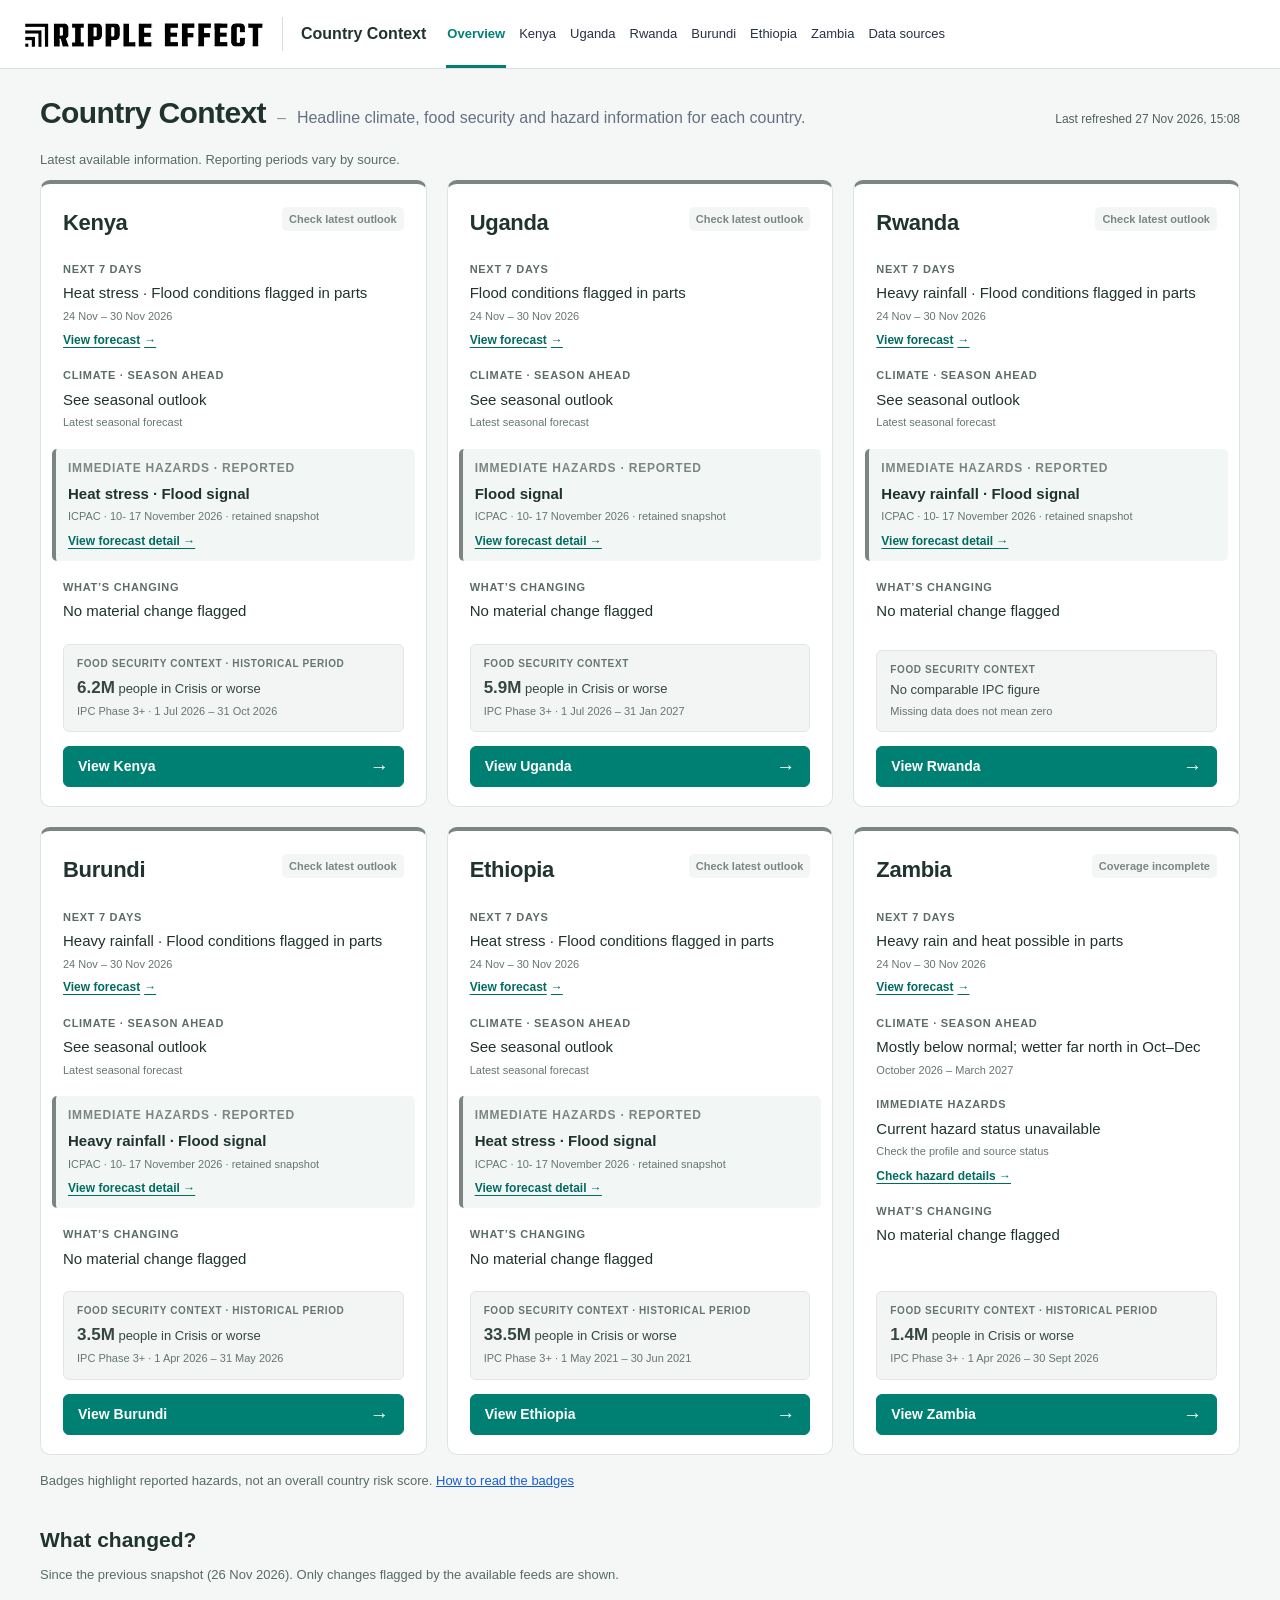
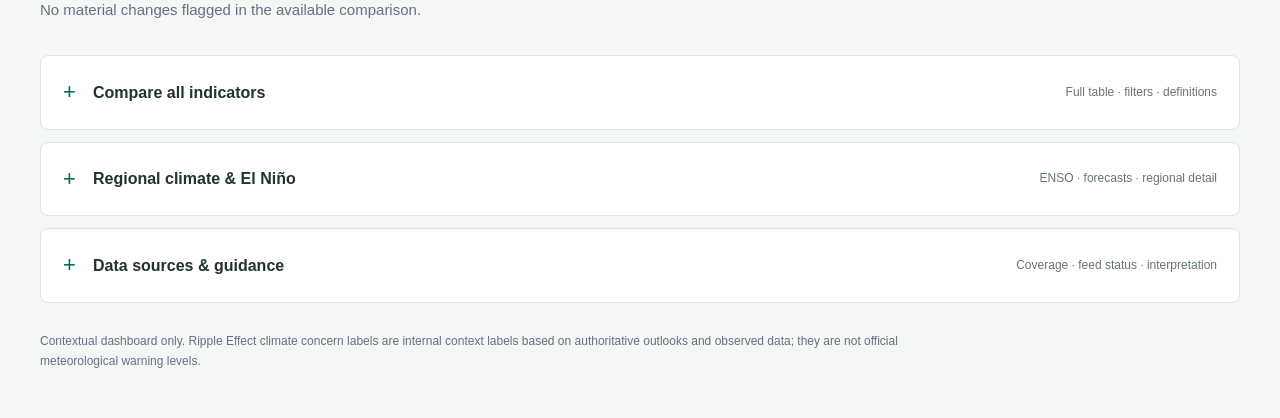
<file: index.html>
<!doctype html>
<html lang="en">
<head>
<meta charset="utf-8">
<meta name="viewport" content="width=device-width,initial-scale=1">
<title>Ripple Effect Country Context</title>
<link rel="stylesheet" href="assets/styles.css">
<link rel="stylesheet" href="assets/header-nav.css">
<link rel="stylesheet" href="assets/dashboard.css">
<script src="data/public-data.js"></script>
</head>
<body class="dashboard">
<a class="skip-link" href="#overview">Skip to country overview</a>
<header>
  <div class="head"><img class="logo" src="logo.svg" alt="Ripple Effect"><span class="divider" aria-hidden="true"></span><span class="app-name">Country Context</span><nav class="site-primary-nav" aria-label="Main navigation"><a class="active" href="#overview">Overview</a><a href="countries/kenya.html">Kenya</a><a href="countries/uganda.html">Uganda</a><a href="countries/rwanda.html">Rwanda</a><a href="countries/burundi.html">Burundi</a><a href="countries/ethiopia.html">Ethiopia</a><a href="countries/zambia.html">Zambia</a><a href="#sources">Data sources</a></nav><span class="spacer"></span></div>
</header>
<main>
<section id="overview" class="hero"><div><h1>Country Context</h1><p class="muted">Headline climate, food security and hazard information for each country.</p></div><span class="pill" id="fresh">Latest available snapshot</span></section>
<section id="profiles" class="section" aria-label="Country summaries"><p class="overview-note">Latest available information. Reporting periods vary by source.</p><div id="countrySummaries" class="summary-grid"></div><noscript><p>Enable JavaScript to view the latest summaries.</p><p><a href="countries/kenya.html">Kenya</a> · <a href="countries/uganda.html">Uganda</a> · <a href="countries/rwanda.html">Rwanda</a> · <a href="countries/burundi.html">Burundi</a> · <a href="countries/ethiopia.html">Ethiopia</a> · <a href="countries/zambia.html">Zambia</a></p></noscript><p class="overview-note">Badges highlight reported hazards, not an overall country risk score. <a href="#statusGuide">How to read the badges</a></p></section>
<section class="section changes-section" aria-labelledby="changesTitle"><h2 id="changesTitle">What changed?</h2><p id="changePeriod" class="overview-note"></p><div id="changes" class="change-grid"></div></section>
<details id="comparison" class="section disclosure"><summary><span>Compare all indicators</span><span class="summary-hint">Full table · filters · definitions</span></summary><div class="disclosure-content"><div class="filters" aria-label="Filter comparison indicators"><button class="on" data-cat="All">All</button><button data-cat="Climate">Climate</button><button data-cat="Humanitarian">Humanitarian</button><button data-cat="Risk">Risk</button><button data-cat="Context">Context</button></div><div class="table-wrap"><table><thead><tr><th>Indicator</th><th><a class="country-table-link" href="countries/kenya.html">Kenya</a></th><th><a class="country-table-link" href="countries/uganda.html">Uganda</a></th><th><a class="country-table-link" href="countries/rwanda.html">Rwanda</a></th><th><a class="country-table-link" href="countries/burundi.html">Burundi</a></th><th><a class="country-table-link" href="countries/ethiopia.html">Ethiopia</a></th><th><a class="country-table-link" href="countries/zambia.html">Zambia</a></th></tr></thead><tbody id="metrics"></tbody></table></div></div></details>

<details id="climate" class="section disclosure"><summary><span>Regional climate &amp; El Niño</span><span class="summary-hint">ENSO · forecasts · regional detail</span></summary><div class="disclosure-content"><div class="grid"><div class="card"><div class="small">Global ENSO status</div><div class="value" id="ensoStatus">ENSO status</div><div id="ensoValue" class="muted">Latest NOAA signal</div><details class="info-details"><summary>What does this mean?</summary><div class="info-box"><p>ENSO is the natural El Niño / La Niña cycle in the tropical Pacific. It can influence weather around the world, but it does not tell us exactly what will happen in any one country.</p><p><a href="https://www.cpc.ncep.noaa.gov/products/analysis_monitoring/enso_advisory/" target="_blank">NOAA ENSO information ↗</a></p></div></details></div><div class="card"><div class="small">Current direction</div><div class="value" id="ensoTrend">Latest trend</div><div class="muted">Country impacts are assessed using regional outlooks and observed rainfall, not Niño 3.4 alone.</div></div><div class="card"><div class="small">Observed rainfall</div><div class="value">CHIRPS</div><div class="muted">Recent rainfall is compared with the long-term average to show where conditions are wetter or drier than usual.</div><p class="small"><a href="https://www.chc.ucsb.edu/data/chirps3" target="_blank">Learn more about CHIRPS ↗</a></p></div></div><div id="countryClimate" class="climate-grid section"></div></div></details>
<details id="sources" class="section disclosure"><summary><span>Data sources &amp; guidance</span><span class="summary-hint">Coverage · feed status · interpretation</span></summary><div class="disclosure-content"><div id="statusGuide"><h3>How to read the badges</h3><p>Red: a reported red GDACS alert. Amber: an orange GDACS alert or a named ICPAC weekly hazard. Blue: other reported alerts or contextual information. Grey: hazard coverage is unavailable or needs refreshing. These are attention cues, not official country risk ratings. No reported alert does not rule out local risk.</p><p>Hazard feeds older than three days are labelled for review. Food-security values retain their source reporting period; a refreshed site does not mean every figure is current.</p></div><p class="muted">Figures are refreshed from external sources where possible. Missing values are shown as unavailable rather than replaced with estimates from a different measure.</p><div class="table-wrap"><table class="source-table"><thead><tr><th>Source</th><th>Status</th><th>Use</th></tr></thead><tbody id="sourcesBody"></tbody></table></div></div></details>
<div class="foot">Contextual dashboard only. Ripple Effect climate concern labels are internal context labels based on authoritative outlooks and observed data; they are not official meteorological warning levels.</div>
</main>
<script src="assets/app.js"></script>
<script src="assets/climate-forward.js"></script>
<script src="assets/dashboard.js"></script>
<script src="assets/season-ahead-row.js"></script>
</body>
</html>
</file>
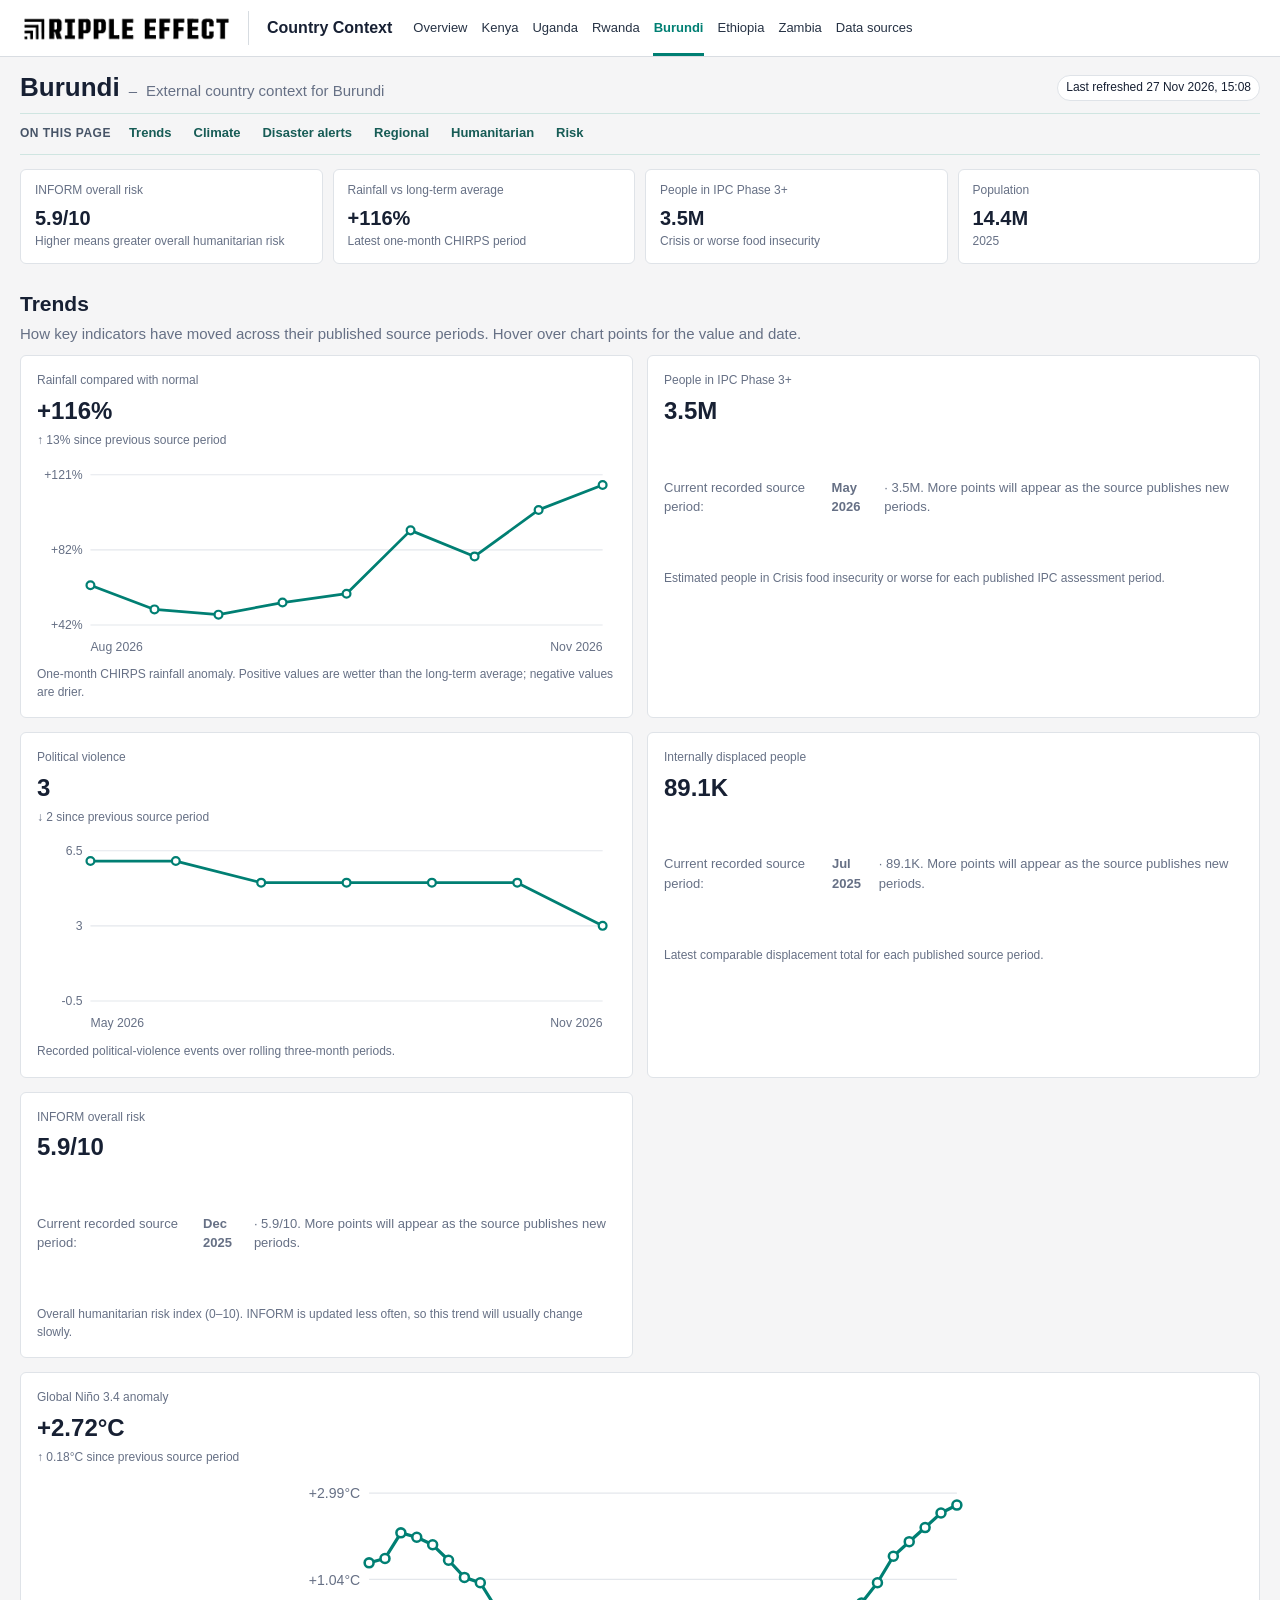
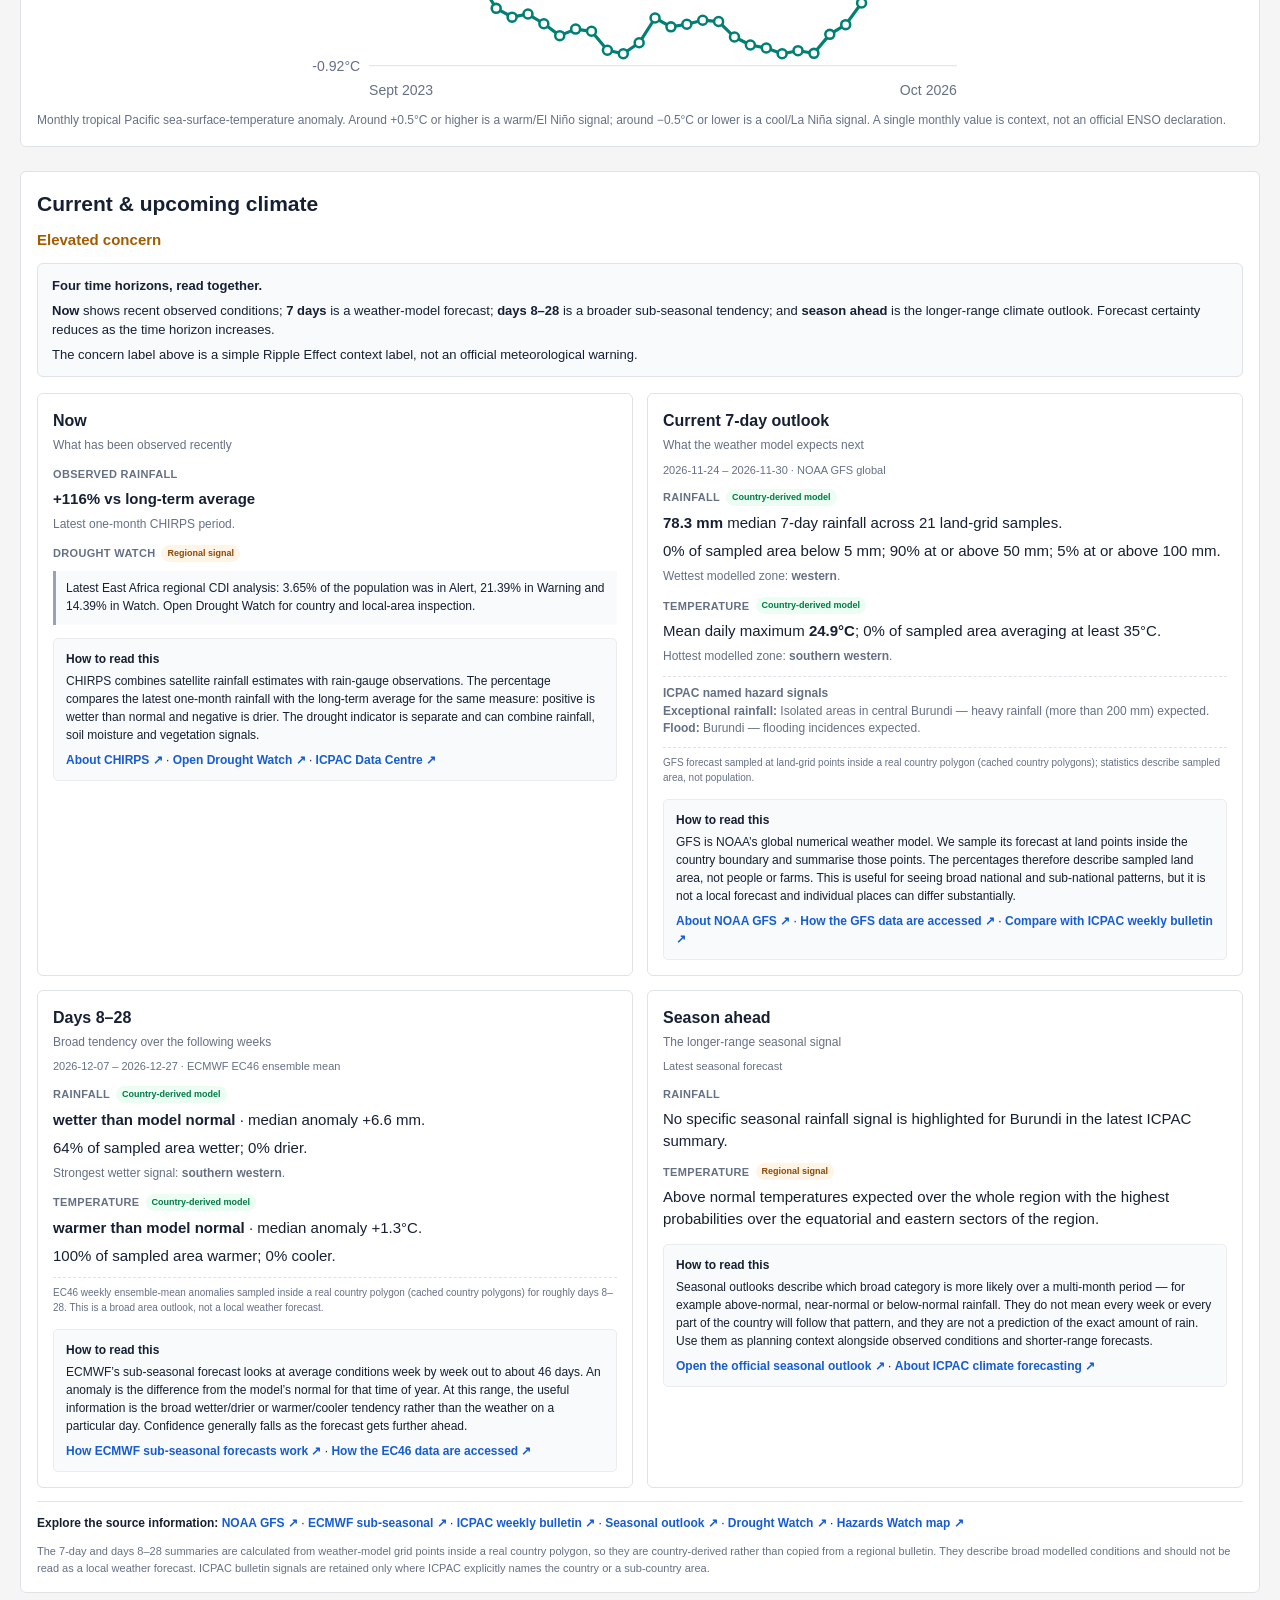
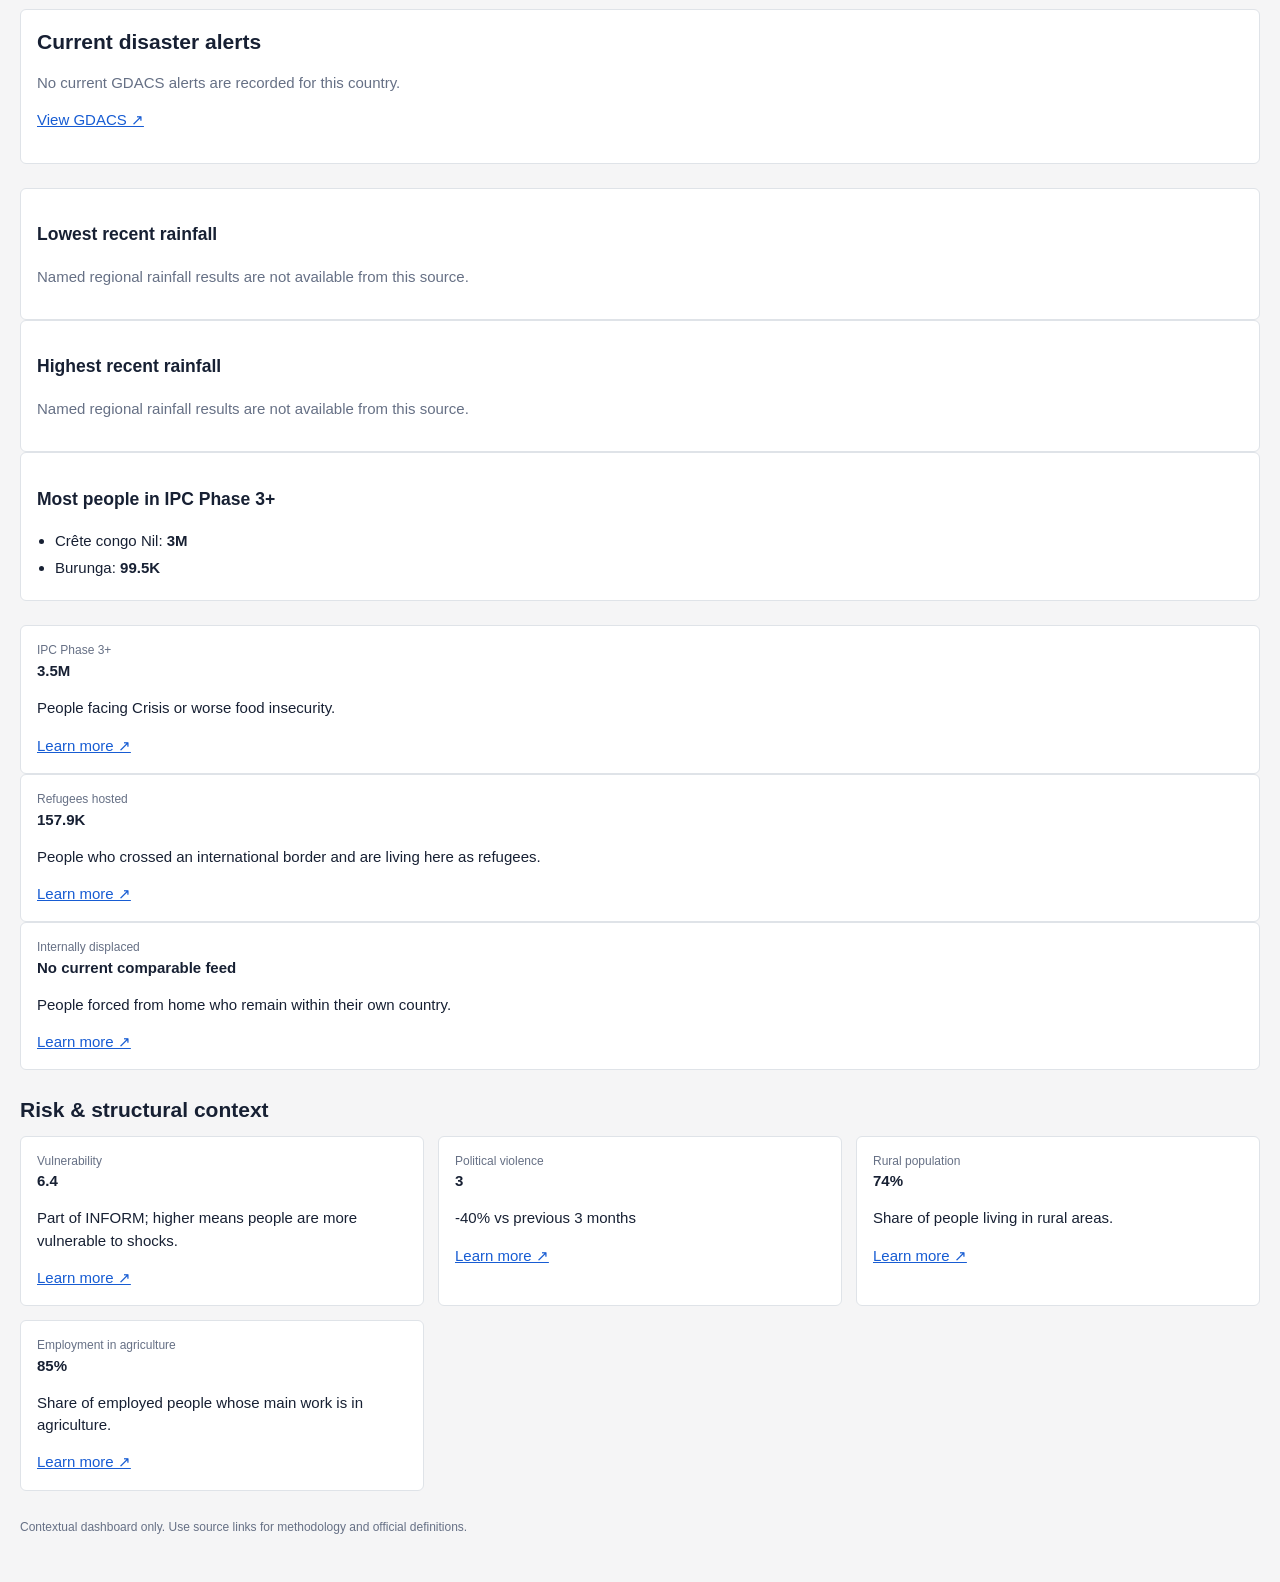
<file: countries/burundi.html>
<!doctype html><html lang="en"><head><meta charset="utf-8"><meta name="viewport" content="width=device-width,initial-scale=1"><title>Burundi · Ripple Effect Country Context</title><link rel="stylesheet" href="../assets/styles.css"><script src="../data/public-data.js"></script></head><body data-country="BDI"><header><div class="head"><img class="logo" src="../logo.svg" alt="Ripple Effect"><span class="divider"></span><span class="app-name">Country Context</span><nav><a href="../index.html">Overview</a><a class="active" href="../index.html#profiles">Country profiles</a><a href="../index.html#sources">Data sources</a></nav></div></header><main><p><a class="back" href="../index.html#profiles">← Back to all countries</a></p><section class="hero"><div class="profile-head"><span id="countryFlag" class="flag"></span><div><h1 id="countryName">Burundi</h1><p id="countryIntro" class="muted"></p></div></div><span class="pill" id="fresh"></span></section><section class="section"><div id="kpis" class="kpi-grid"></div></section><section class="section two-col"><div class="card"><h2>Climate outlook</h2><div id="climateSummary"></div></div><div class="card"><h2>Current disaster alerts</h2><div id="alerts"></div></div></section><section class="section"><h2>Regional picture</h2><p class="muted">Named regions, provinces or counties are shown where the source provides readable names.</p><div id="regional" class="grid"></div></section><section class="section"><h2>Humanitarian context</h2><div id="humanitarian" class="grid"></div></section><section class="section"><h2>Risk &amp; structural context</h2><div id="context" class="grid"></div></section><section class="section card"><h2>Other country profiles</h2><p id="otherCountries"></p></section><div class="foot">Contextual dashboard only. Use source links for methodology and official definitions.</div></main><script src="../assets/profile.js"></script><script src="../assets/climate-forward.js"></script><script src="../assets/trends.js"></script></body></html>
</file>
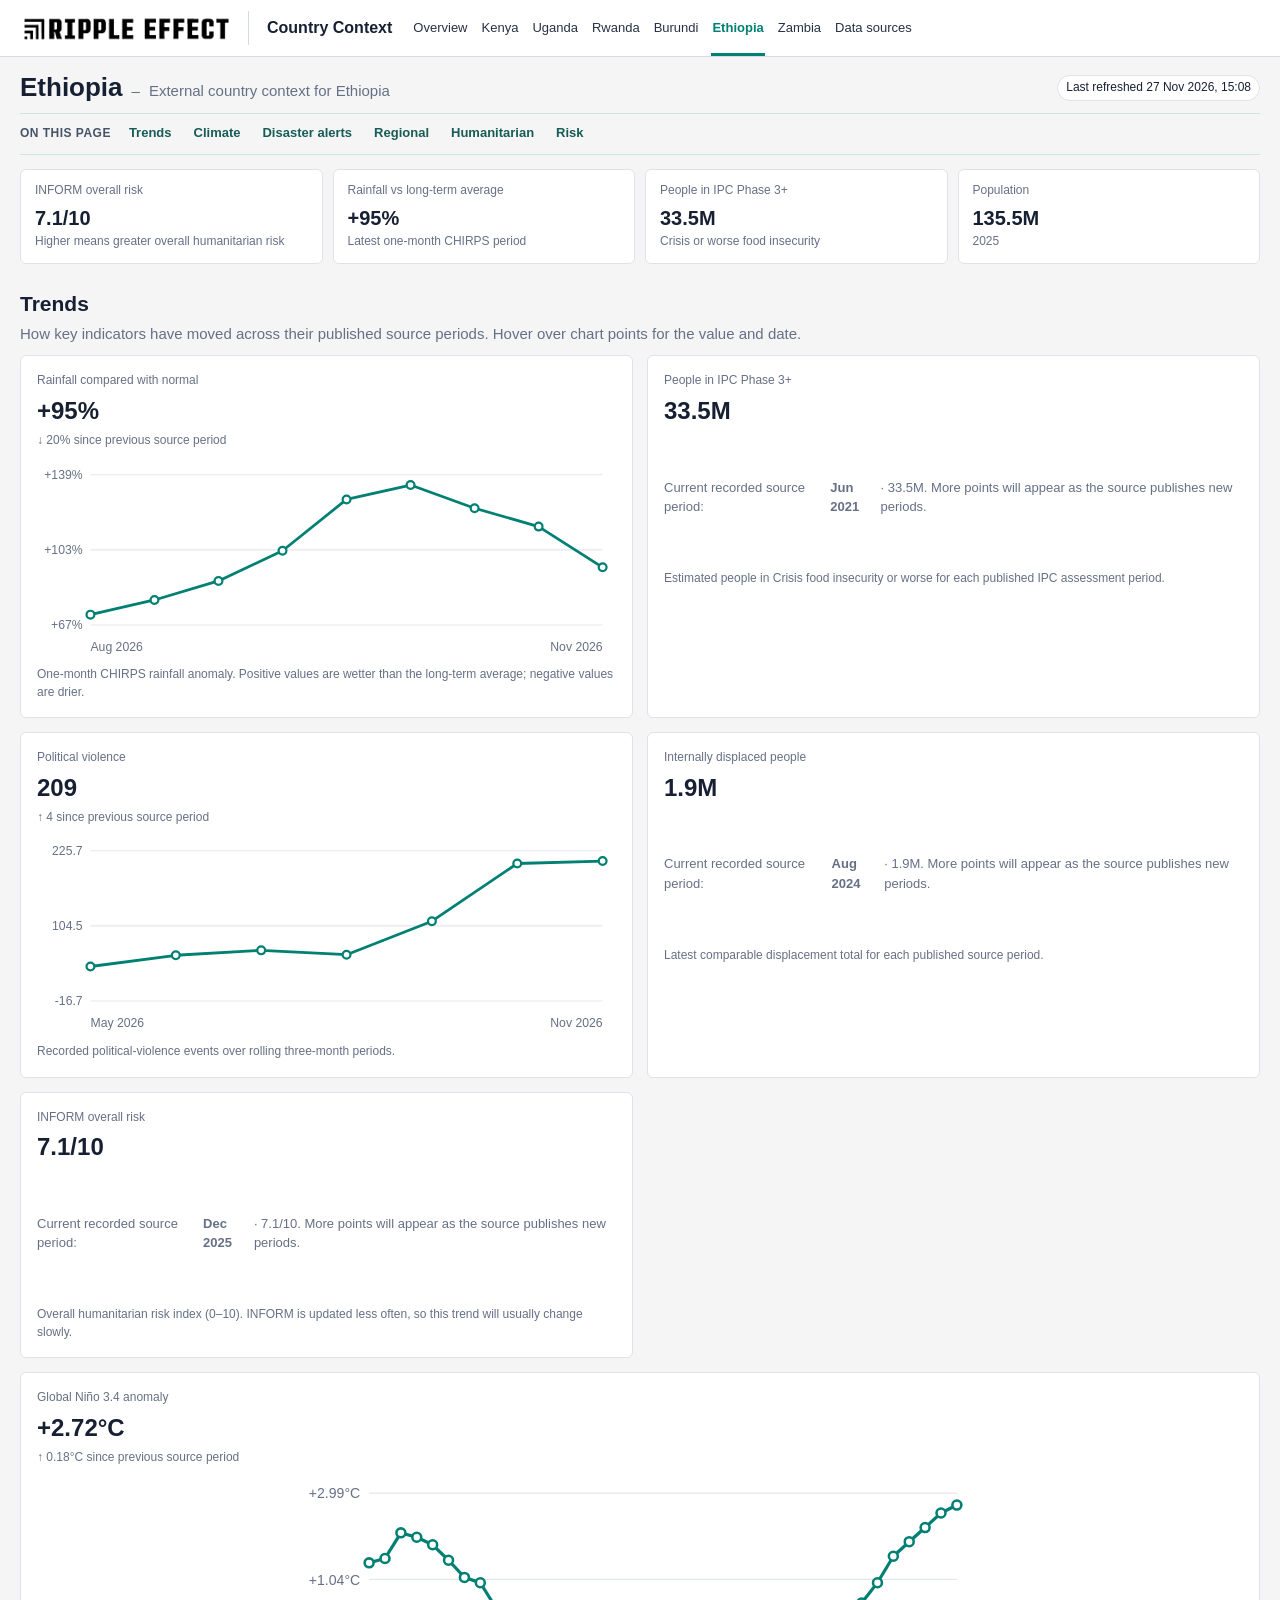
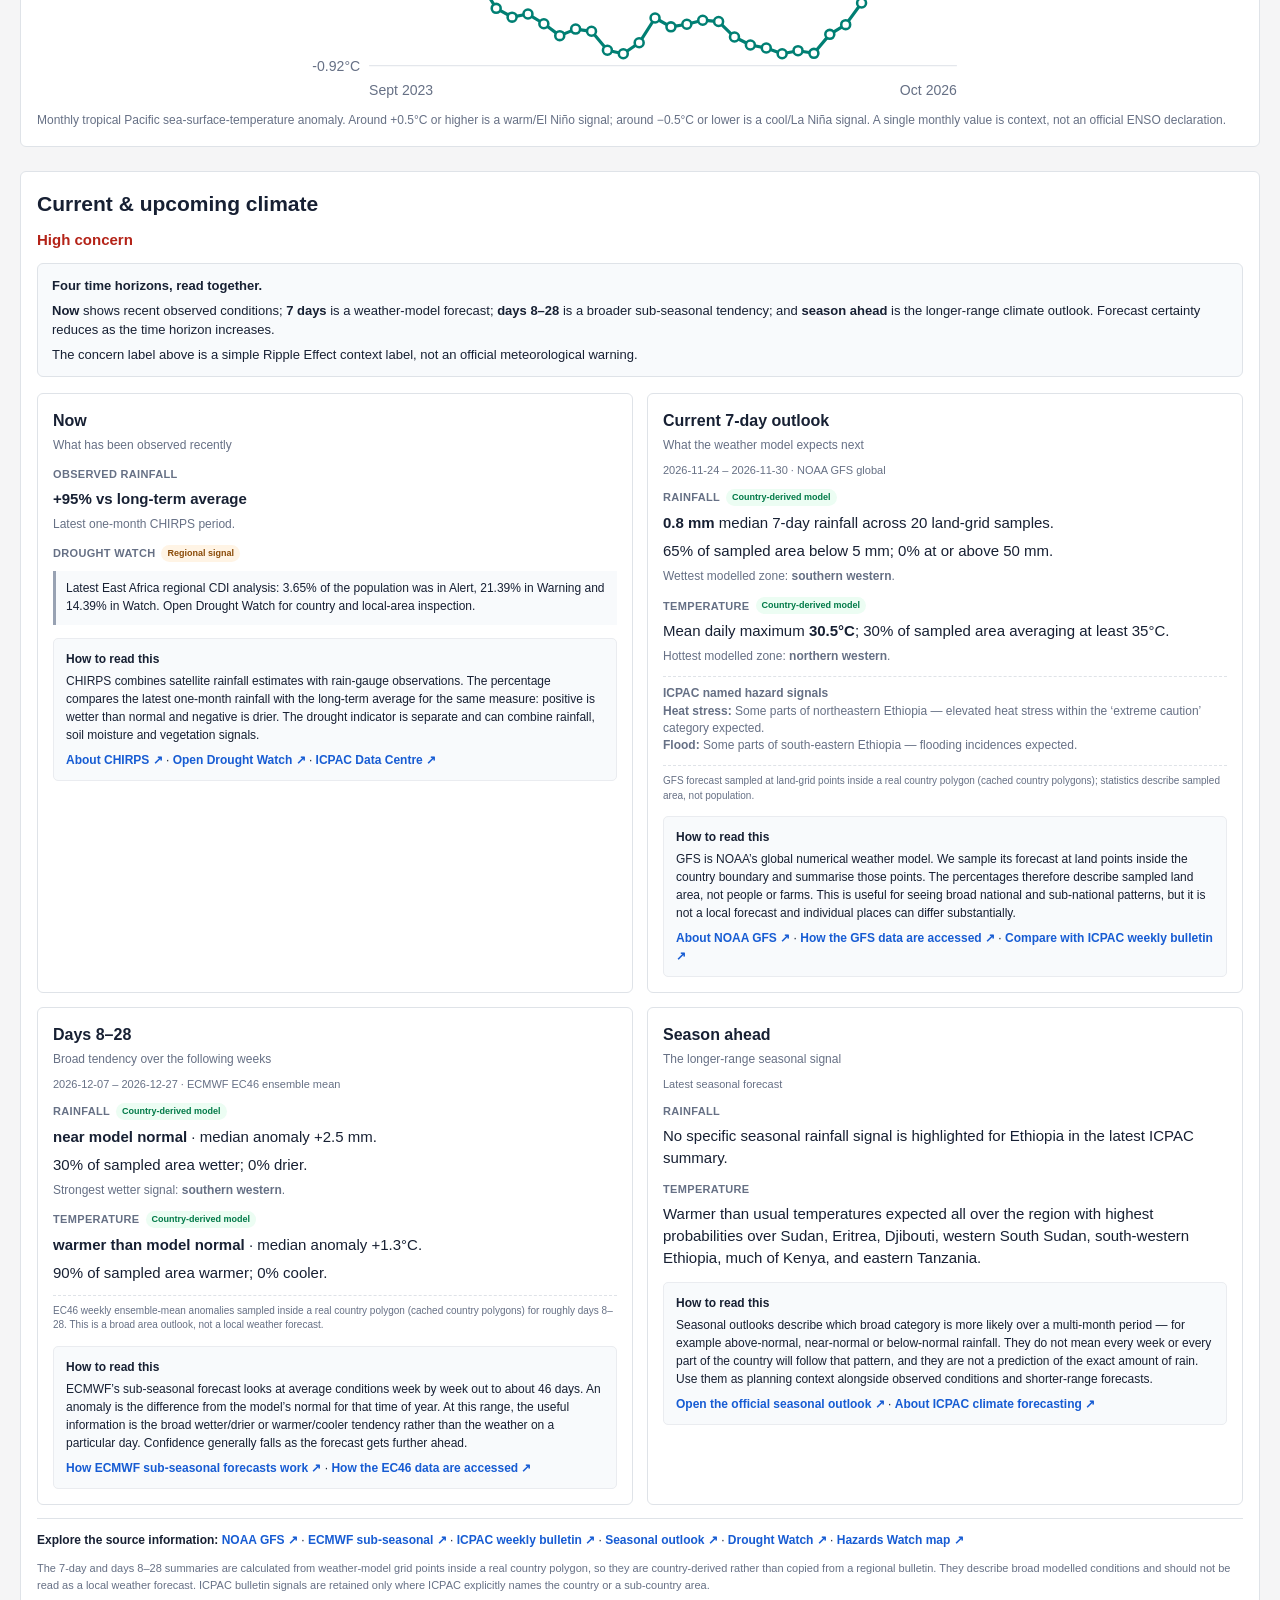
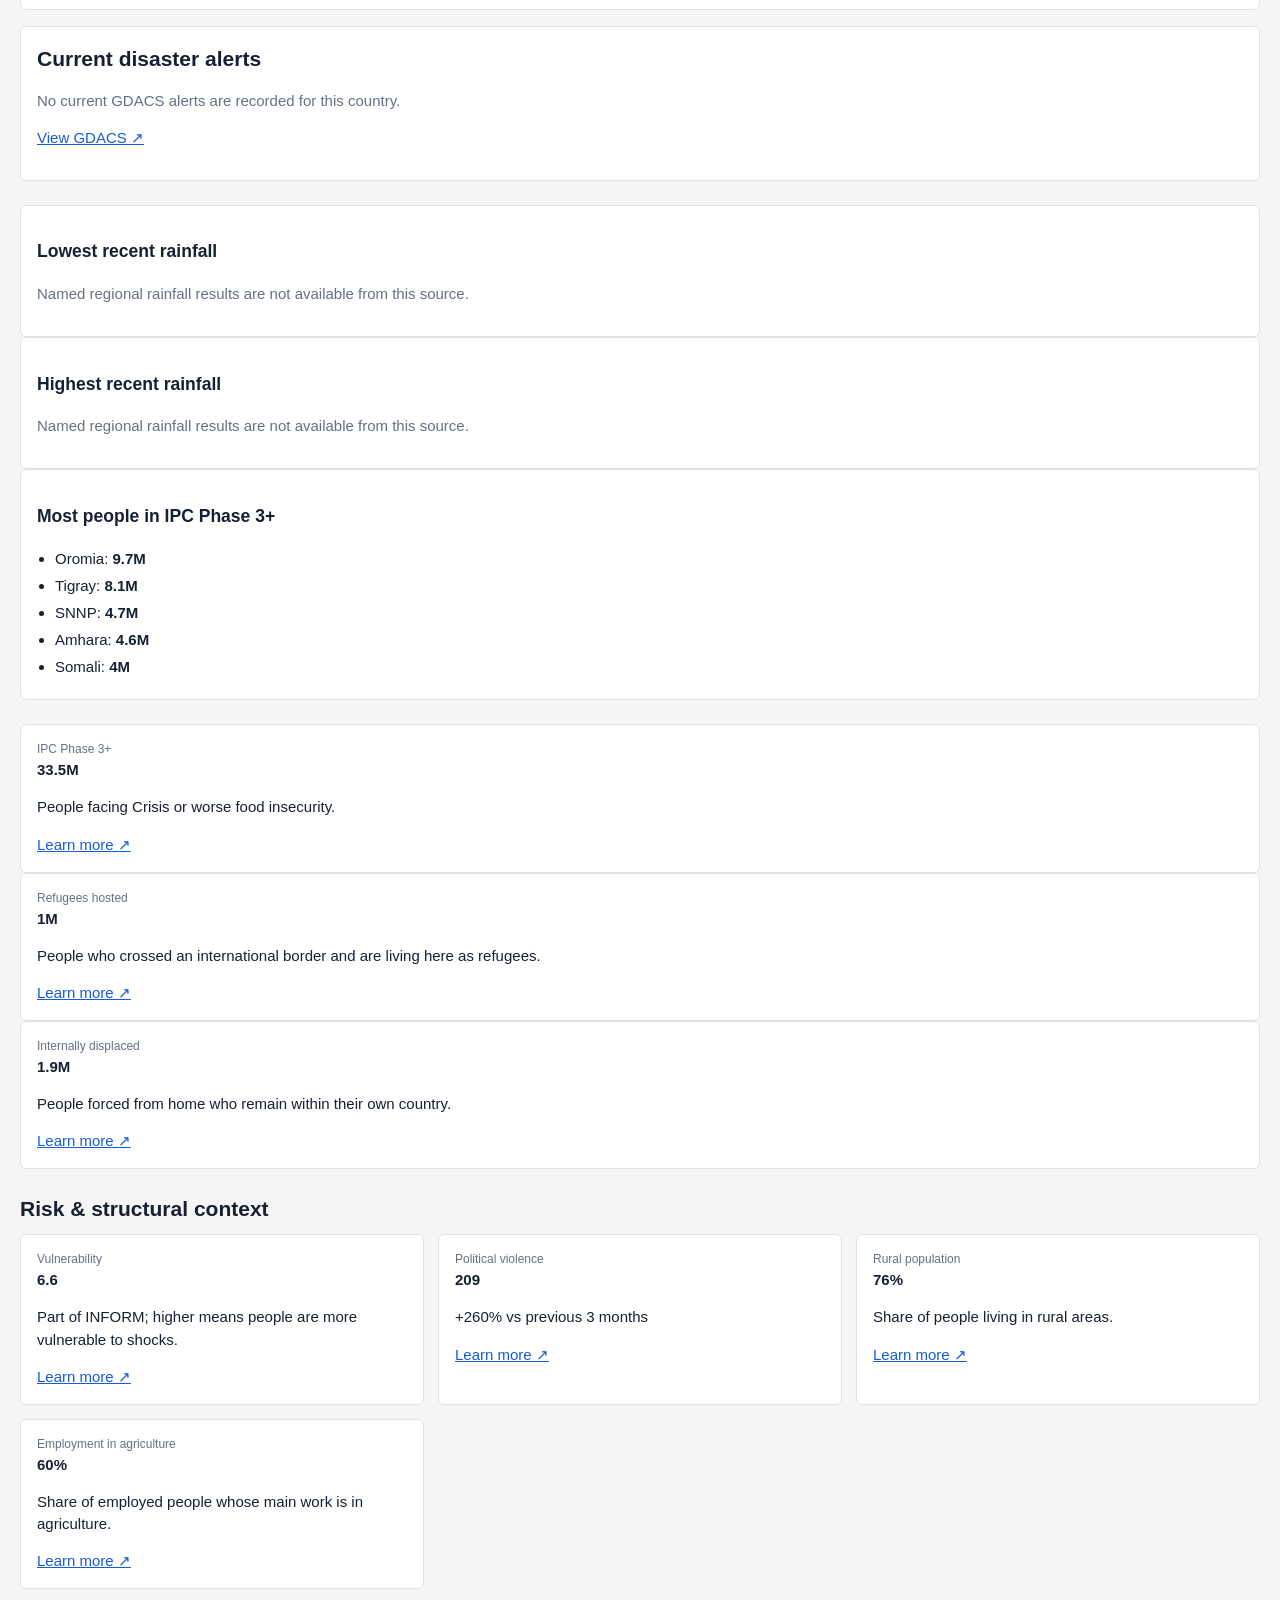
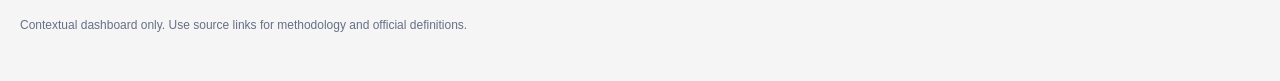
<file: countries/ethiopia.html>
<!doctype html><html lang="en"><head><meta charset="utf-8"><meta name="viewport" content="width=device-width,initial-scale=1"><title>Ethiopia · Ripple Effect Country Context</title><link rel="stylesheet" href="../assets/styles.css"><script src="../data/public-data.js"></script></head><body data-country="ETH"><header><div class="head"><img class="logo" src="../logo.svg" alt="Ripple Effect"><span class="divider"></span><span class="app-name">Country Context</span><nav><a href="../index.html">Overview</a><a class="active" href="../index.html#profiles">Country profiles</a><a href="../index.html#sources">Data sources</a></nav></div></header><main><p><a class="back" href="../index.html#profiles">← Back to all countries</a></p><section class="hero"><div class="profile-head"><span id="countryFlag" class="flag"></span><div><h1 id="countryName">Ethiopia</h1><p id="countryIntro" class="muted"></p></div></div><span class="pill" id="fresh"></span></section><section class="section"><div id="kpis" class="kpi-grid"></div></section><section class="section two-col"><div class="card"><h2>Climate outlook</h2><div id="climateSummary"></div></div><div class="card"><h2>Current disaster alerts</h2><div id="alerts"></div></div></section><section class="section"><h2>Regional picture</h2><p class="muted">Named regions, provinces or counties are shown where the source provides readable names.</p><div id="regional" class="grid"></div></section><section class="section"><h2>Humanitarian context</h2><div id="humanitarian" class="grid"></div></section><section class="section"><h2>Risk &amp; structural context</h2><div id="context" class="grid"></div></section><section class="section card"><h2>Other country profiles</h2><p id="otherCountries"></p></section><div class="foot">Contextual dashboard only. Use source links for methodology and official definitions.</div></main><script src="../assets/profile.js"></script><script src="../assets/climate-forward.js"></script><script src="../assets/trends.js"></script></body></html>
</file>
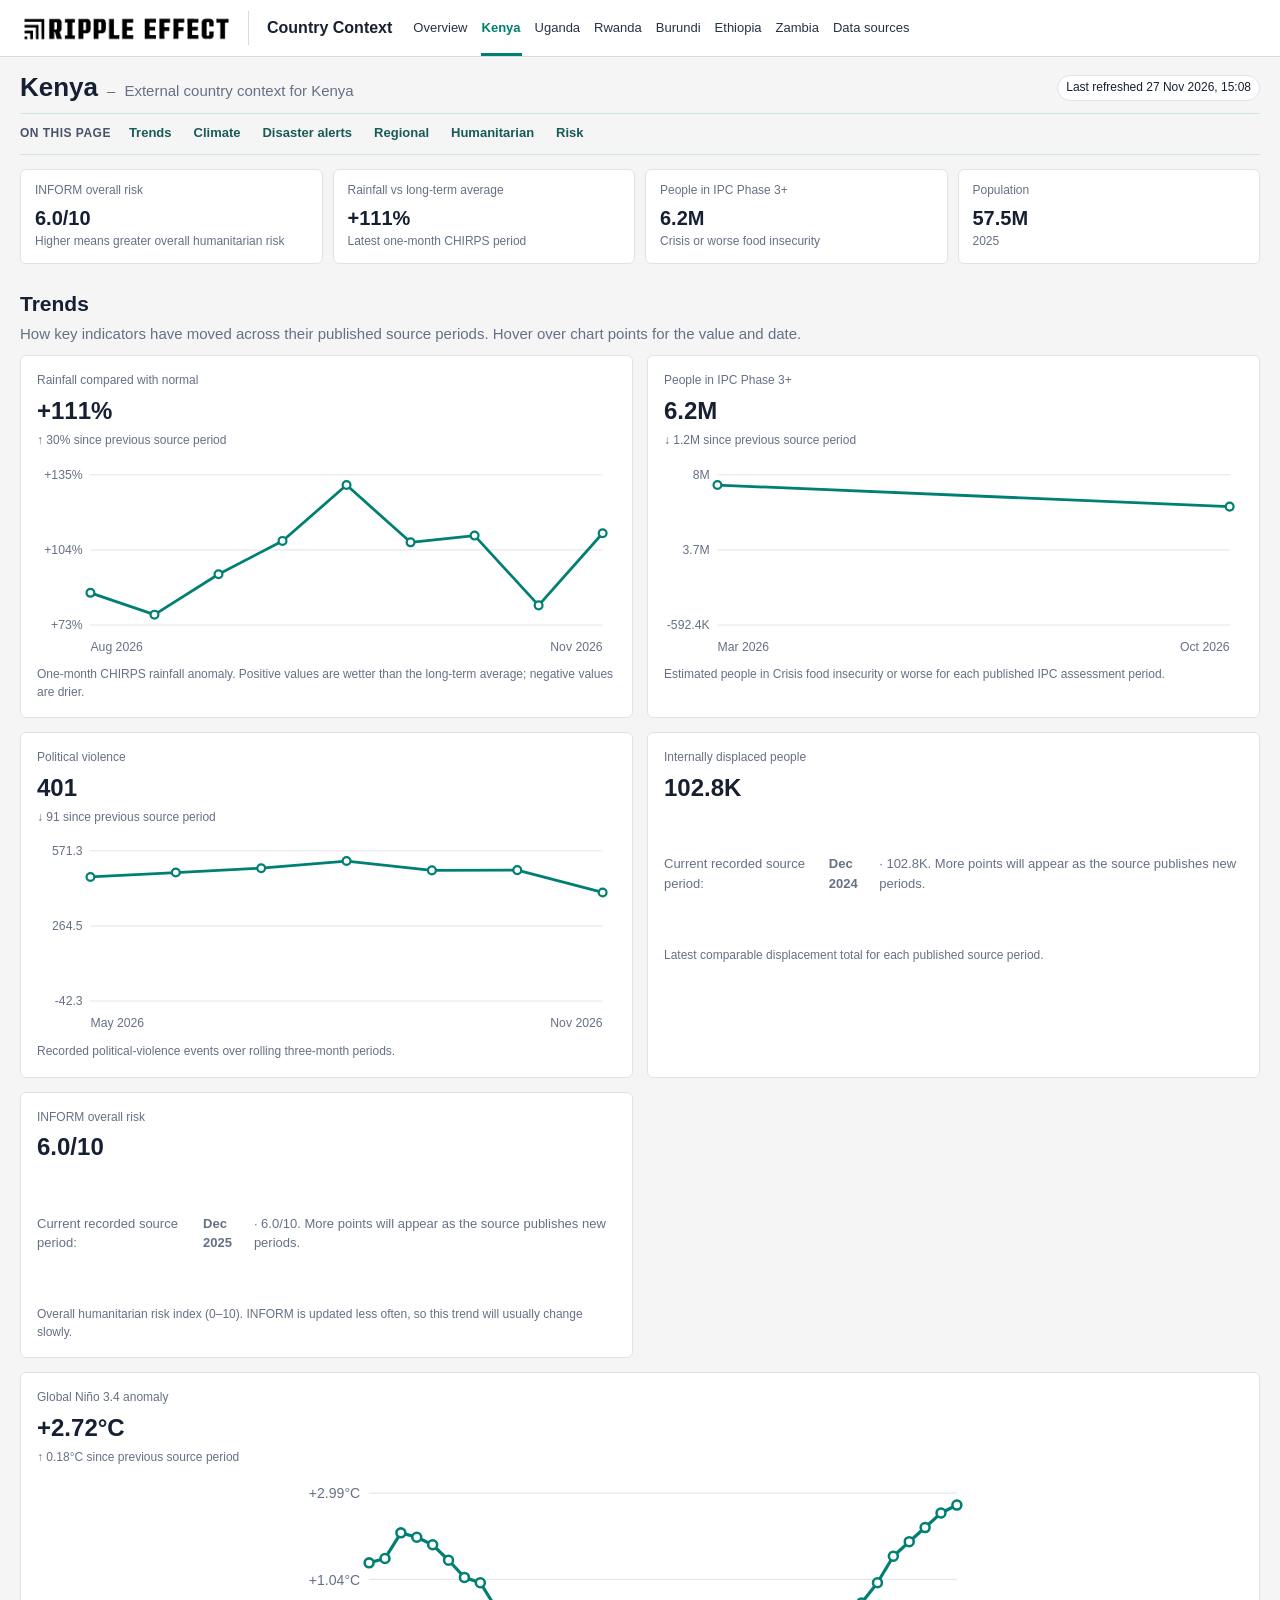
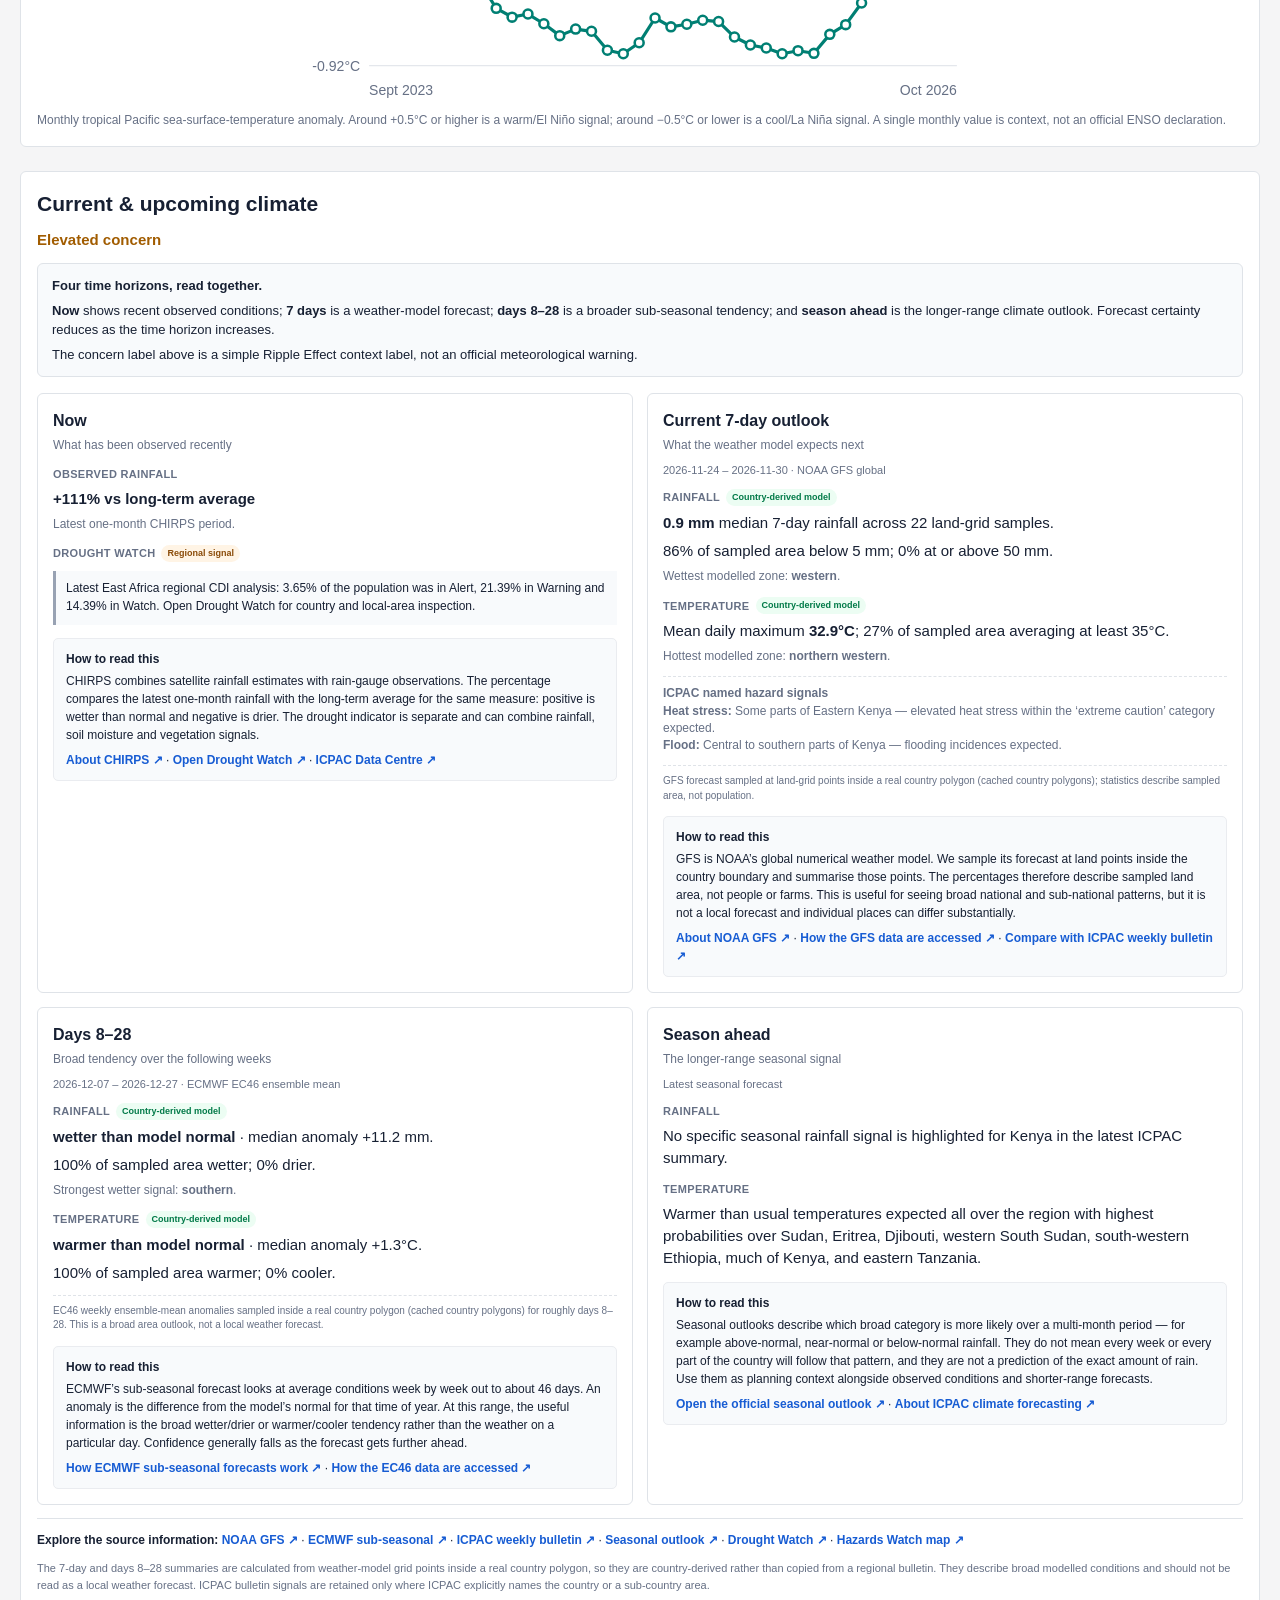
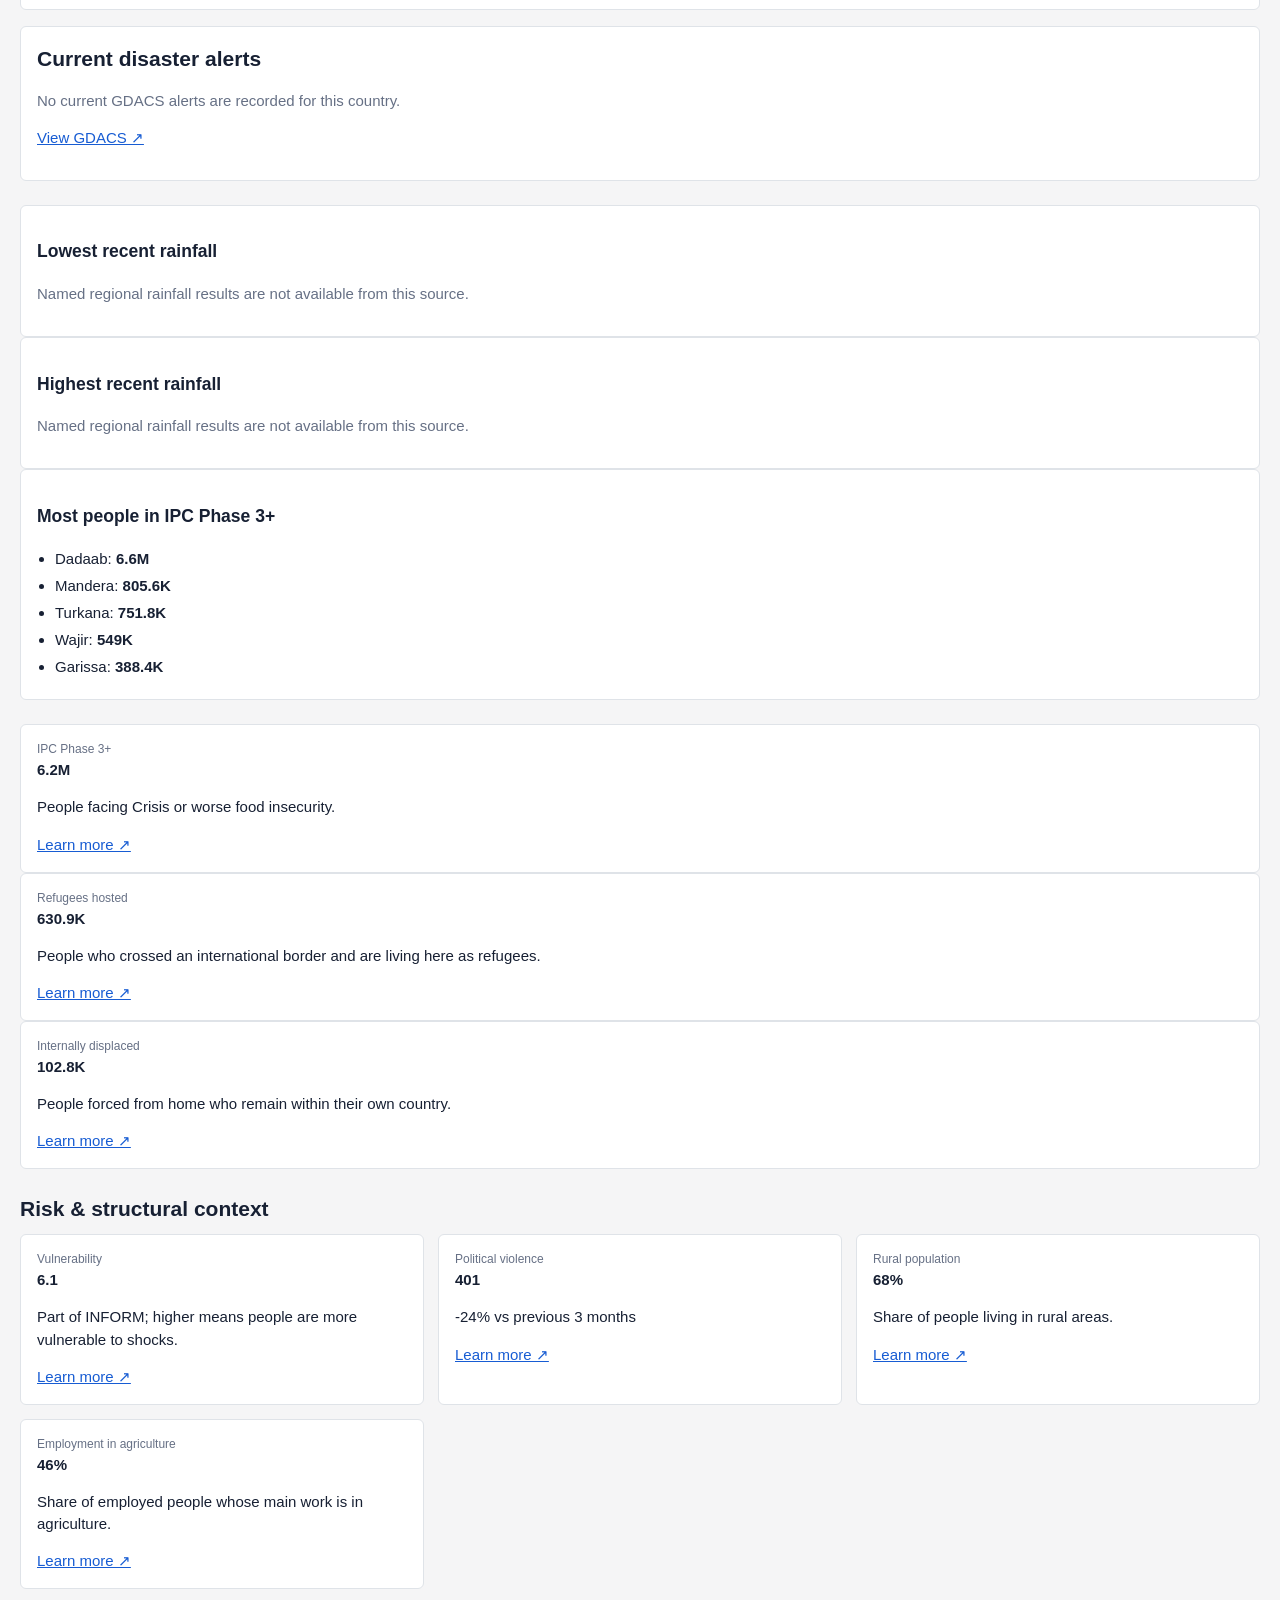
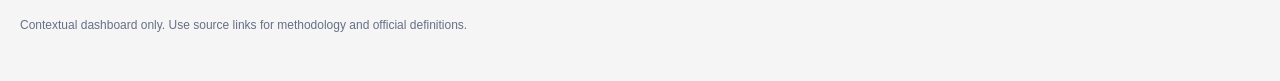
<file: countries/kenya.html>
<!doctype html><html lang="en"><head><meta charset="utf-8"><meta name="viewport" content="width=device-width,initial-scale=1"><title>Kenya · Ripple Effect Country Context</title><link rel="stylesheet" href="../assets/styles.css"><script src="../data/public-data.js"></script></head><body data-country="KEN"><header><div class="head"><img class="logo" src="../logo.svg" alt="Ripple Effect"><span class="divider"></span><span class="app-name">Country Context</span><nav><a href="../index.html">Overview</a><a class="active" href="../index.html#profiles">Country profiles</a><a href="../index.html#sources">Data sources</a></nav></div></header><main><p><a class="back" href="../index.html#profiles">← Back to all countries</a></p><section class="hero"><div class="profile-head"><span id="countryFlag" class="flag"></span><div><h1 id="countryName">Kenya</h1><p id="countryIntro" class="muted"></p></div></div><span class="pill" id="fresh"></span></section><section class="section"><div id="kpis" class="kpi-grid"></div></section><section class="section two-col"><div class="card"><h2>Climate outlook</h2><div id="climateSummary"></div></div><div class="card"><h2>Current disaster alerts</h2><div id="alerts"></div></div></section><section class="section"><h2>Regional picture</h2><p class="muted">Named regions, provinces or counties are shown where the source provides readable names.</p><div id="regional" class="grid"></div></section><section class="section"><h2>Humanitarian context</h2><div id="humanitarian" class="grid"></div></section><section class="section"><h2>Risk &amp; structural context</h2><div id="context" class="grid"></div></section><section class="section card"><h2>Other country profiles</h2><p id="otherCountries"></p></section><div class="foot">Contextual dashboard only. Use source links for methodology and official definitions.</div></main><script src="../assets/profile.js"></script><script src="../assets/climate-forward.js"></script><script src="../assets/trends.js"></script></body></html>
</file>
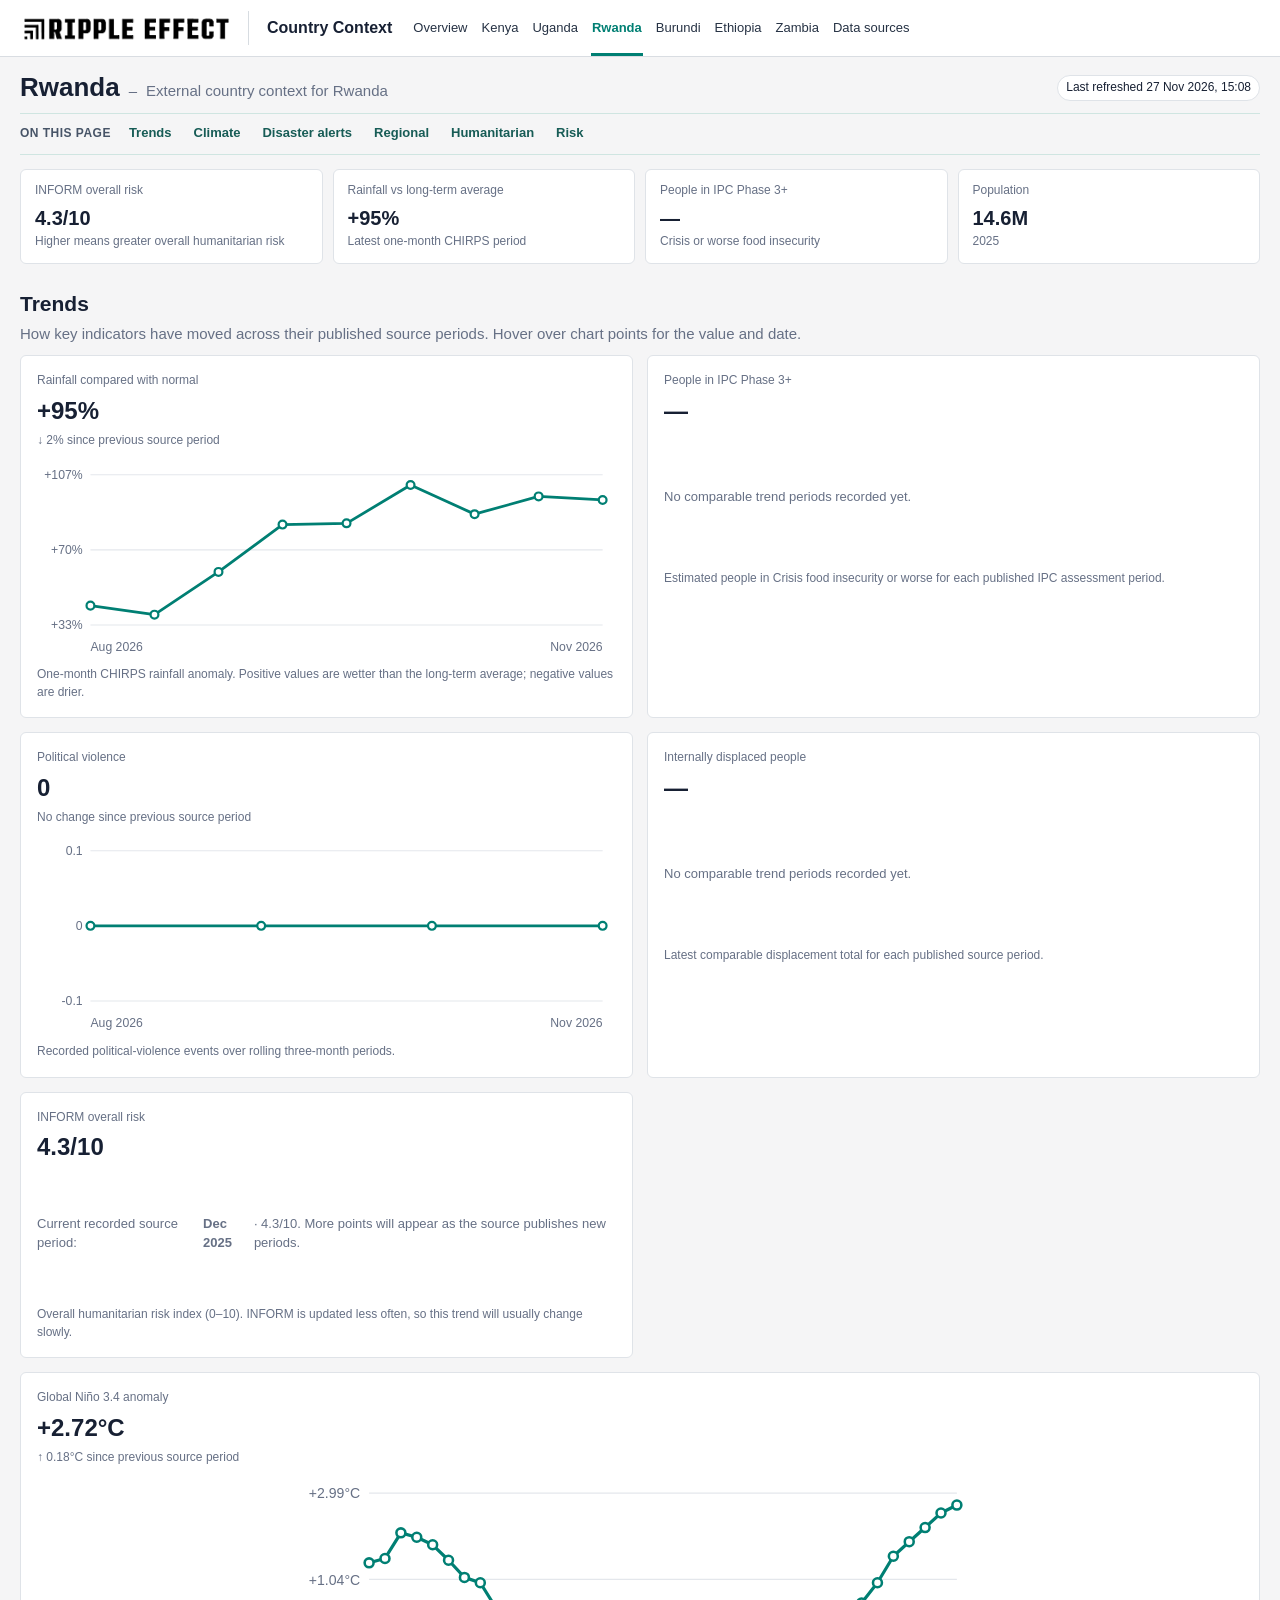
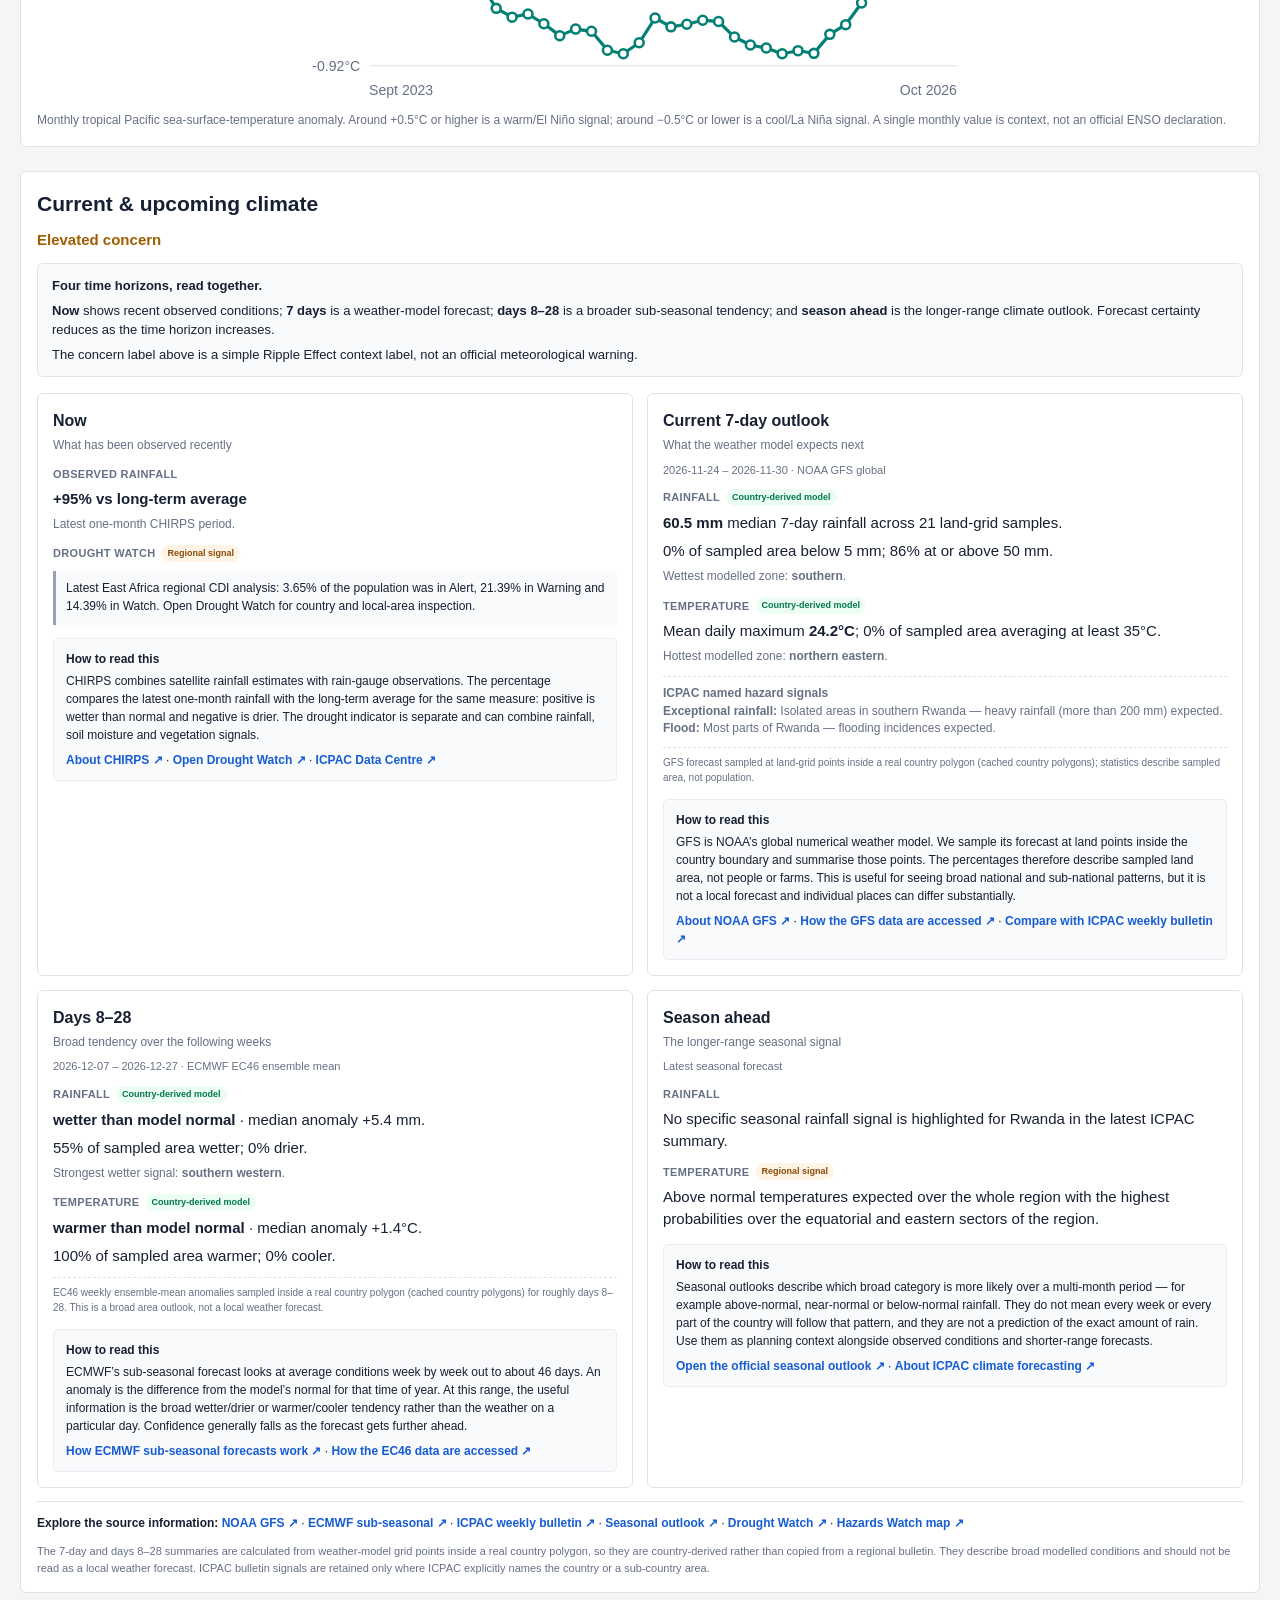
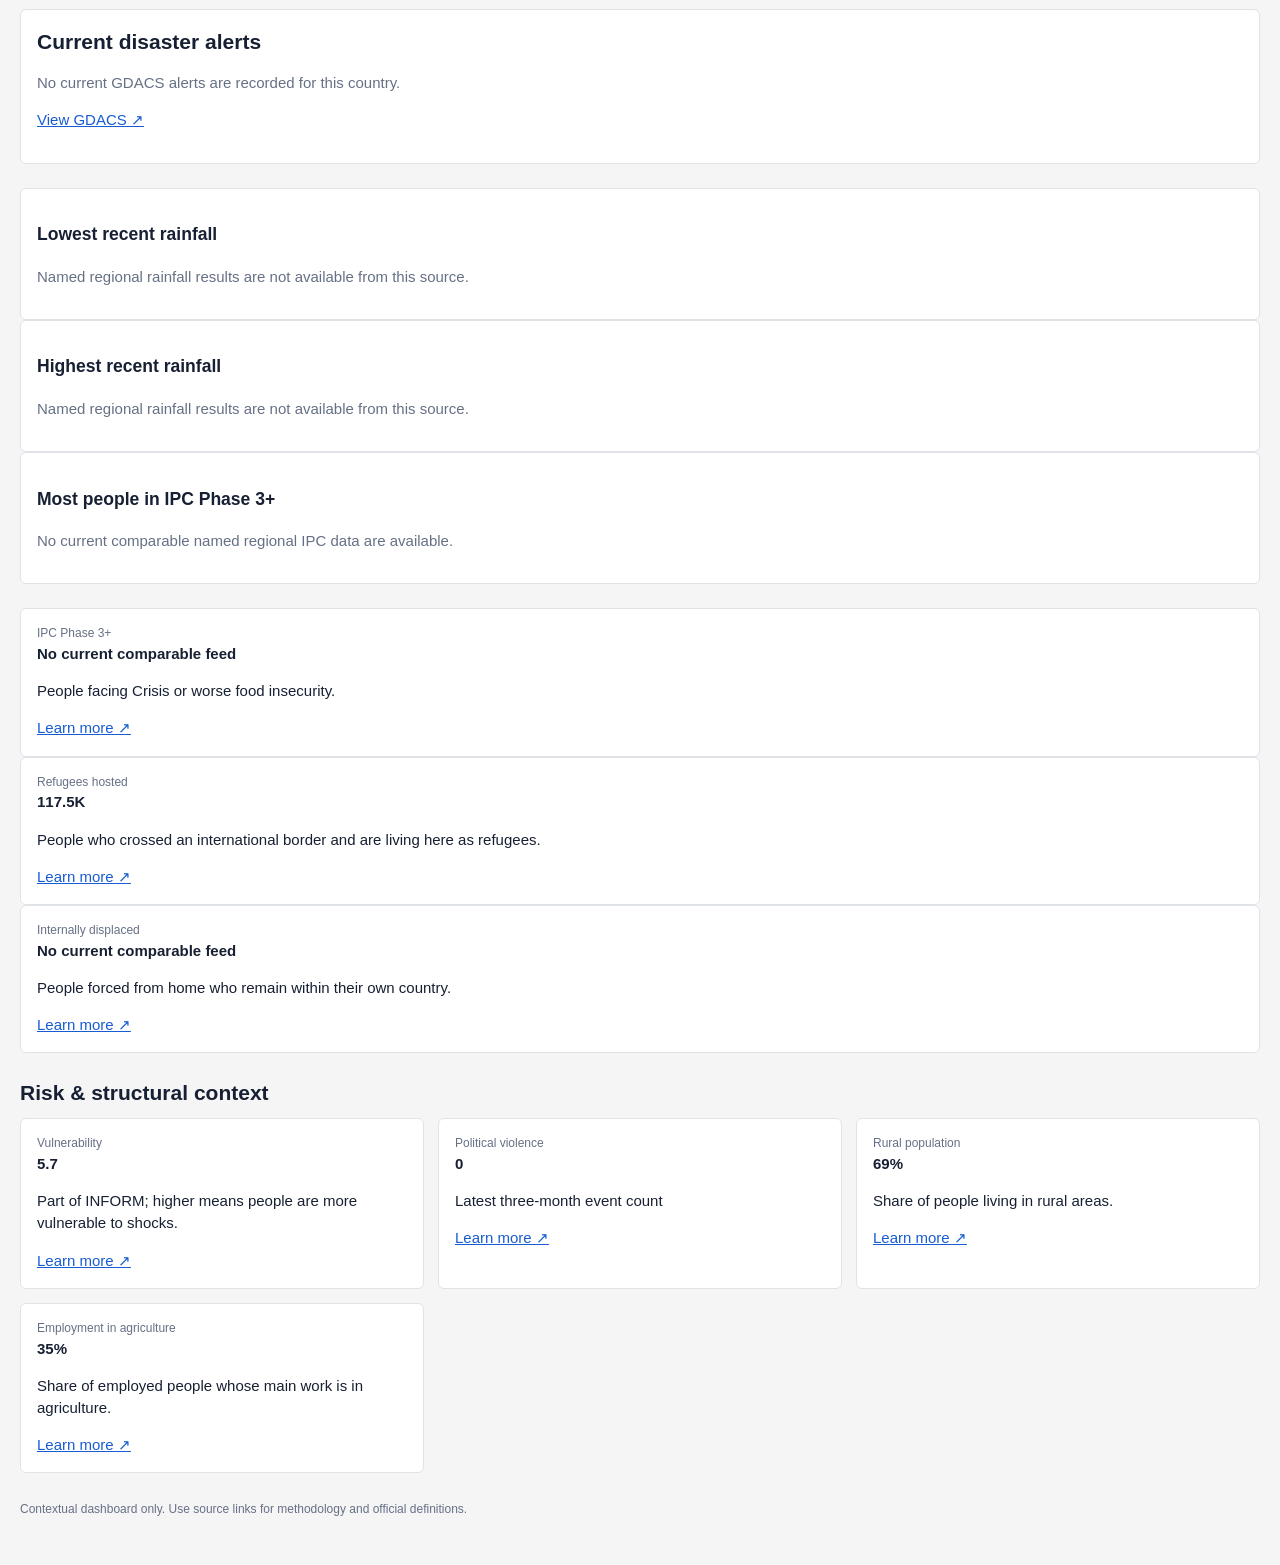
<file: countries/rwanda.html>
<!doctype html><html lang="en"><head><meta charset="utf-8"><meta name="viewport" content="width=device-width,initial-scale=1"><title>Rwanda · Ripple Effect Country Context</title><link rel="stylesheet" href="../assets/styles.css"><script src="../data/public-data.js"></script></head><body data-country="RWA"><header><div class="head"><img class="logo" src="../logo.svg" alt="Ripple Effect"><span class="divider"></span><span class="app-name">Country Context</span><nav><a href="../index.html">Overview</a><a class="active" href="../index.html#profiles">Country profiles</a><a href="../index.html#sources">Data sources</a></nav></div></header><main><p><a class="back" href="../index.html#profiles">← Back to all countries</a></p><section class="hero"><div class="profile-head"><span id="countryFlag" class="flag"></span><div><h1 id="countryName">Rwanda</h1><p id="countryIntro" class="muted"></p></div></div><span class="pill" id="fresh"></span></section><section class="section"><div id="kpis" class="kpi-grid"></div></section><section class="section two-col"><div class="card"><h2>Climate outlook</h2><div id="climateSummary"></div></div><div class="card"><h2>Current disaster alerts</h2><div id="alerts"></div></div></section><section class="section"><h2>Regional picture</h2><p class="muted">Named regions, provinces or counties are shown where the source provides readable names.</p><div id="regional" class="grid"></div></section><section class="section"><h2>Humanitarian context</h2><div id="humanitarian" class="grid"></div></section><section class="section"><h2>Risk &amp; structural context</h2><div id="context" class="grid"></div></section><section class="section card"><h2>Other country profiles</h2><p id="otherCountries"></p></section><div class="foot">Contextual dashboard only. Use source links for methodology and official definitions.</div></main><script src="../assets/profile.js"></script><script src="../assets/climate-forward.js"></script><script src="../assets/trends.js"></script></body></html>
</file>
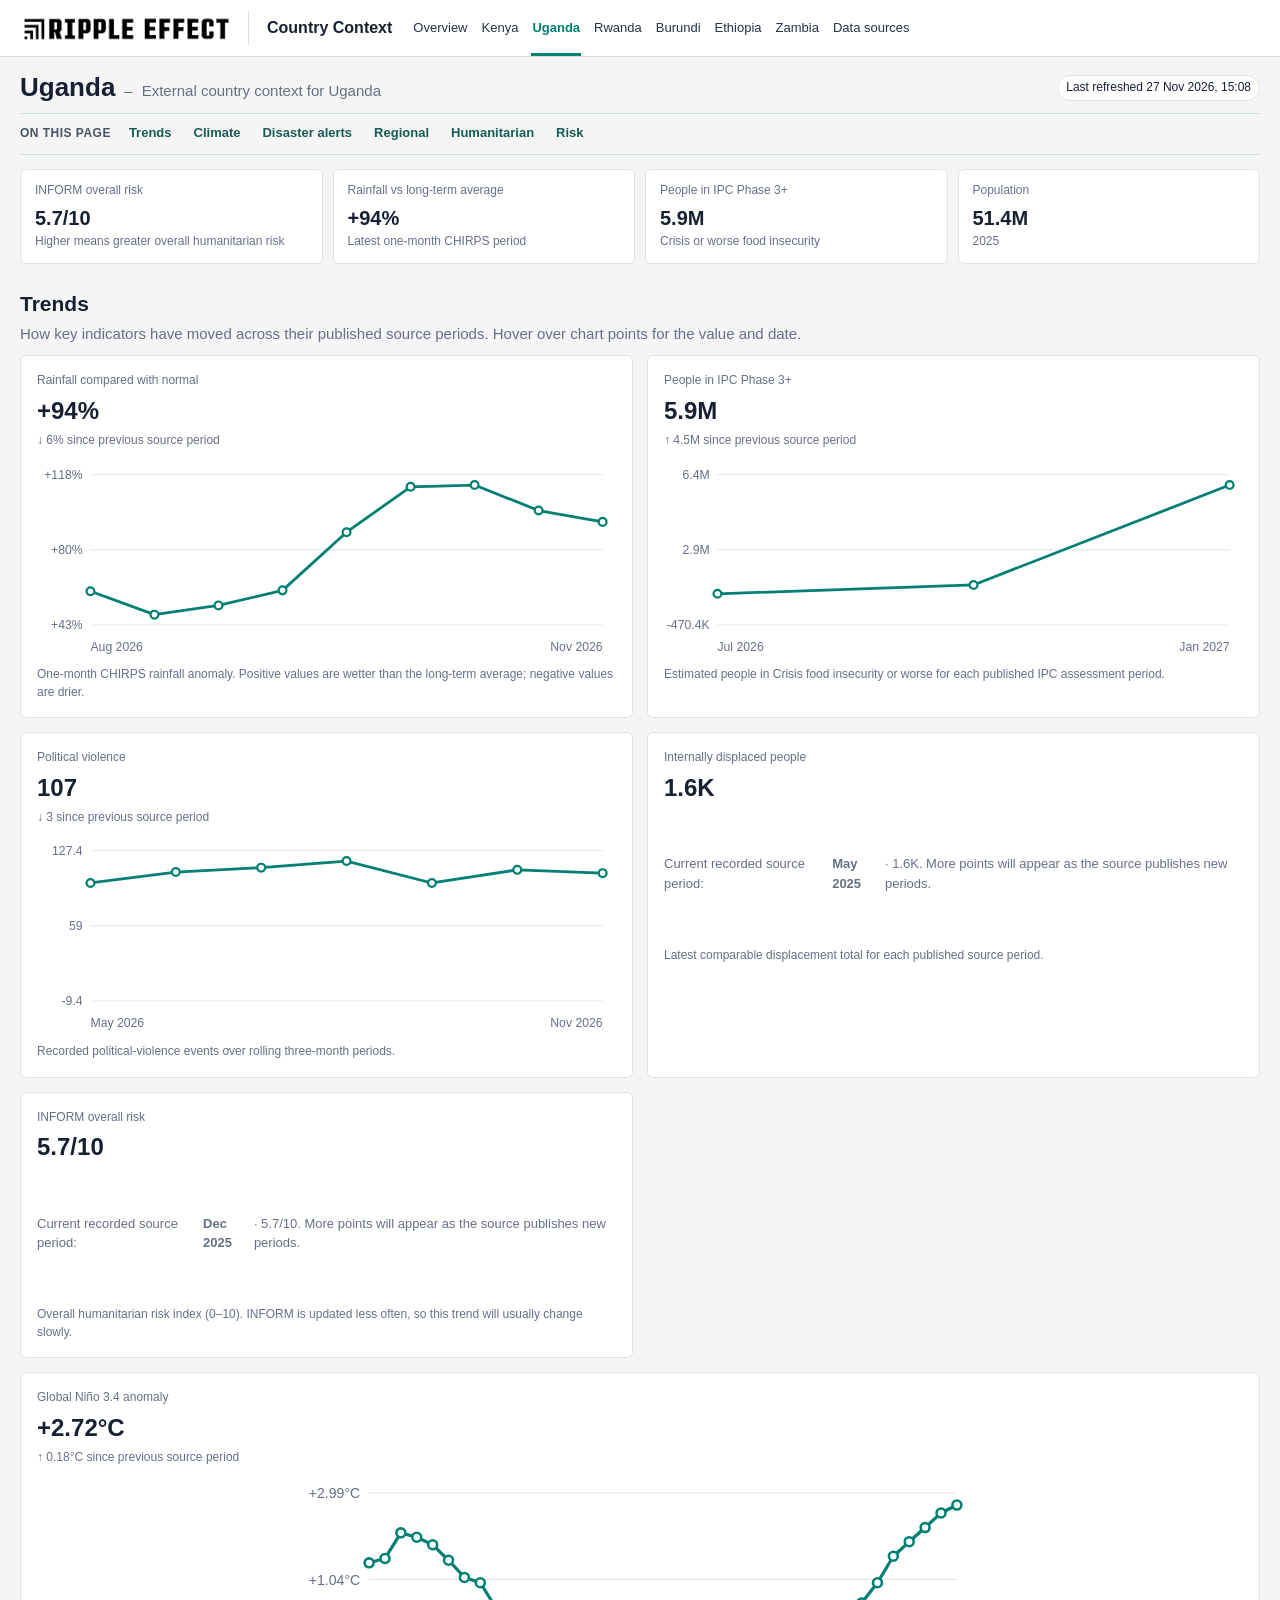
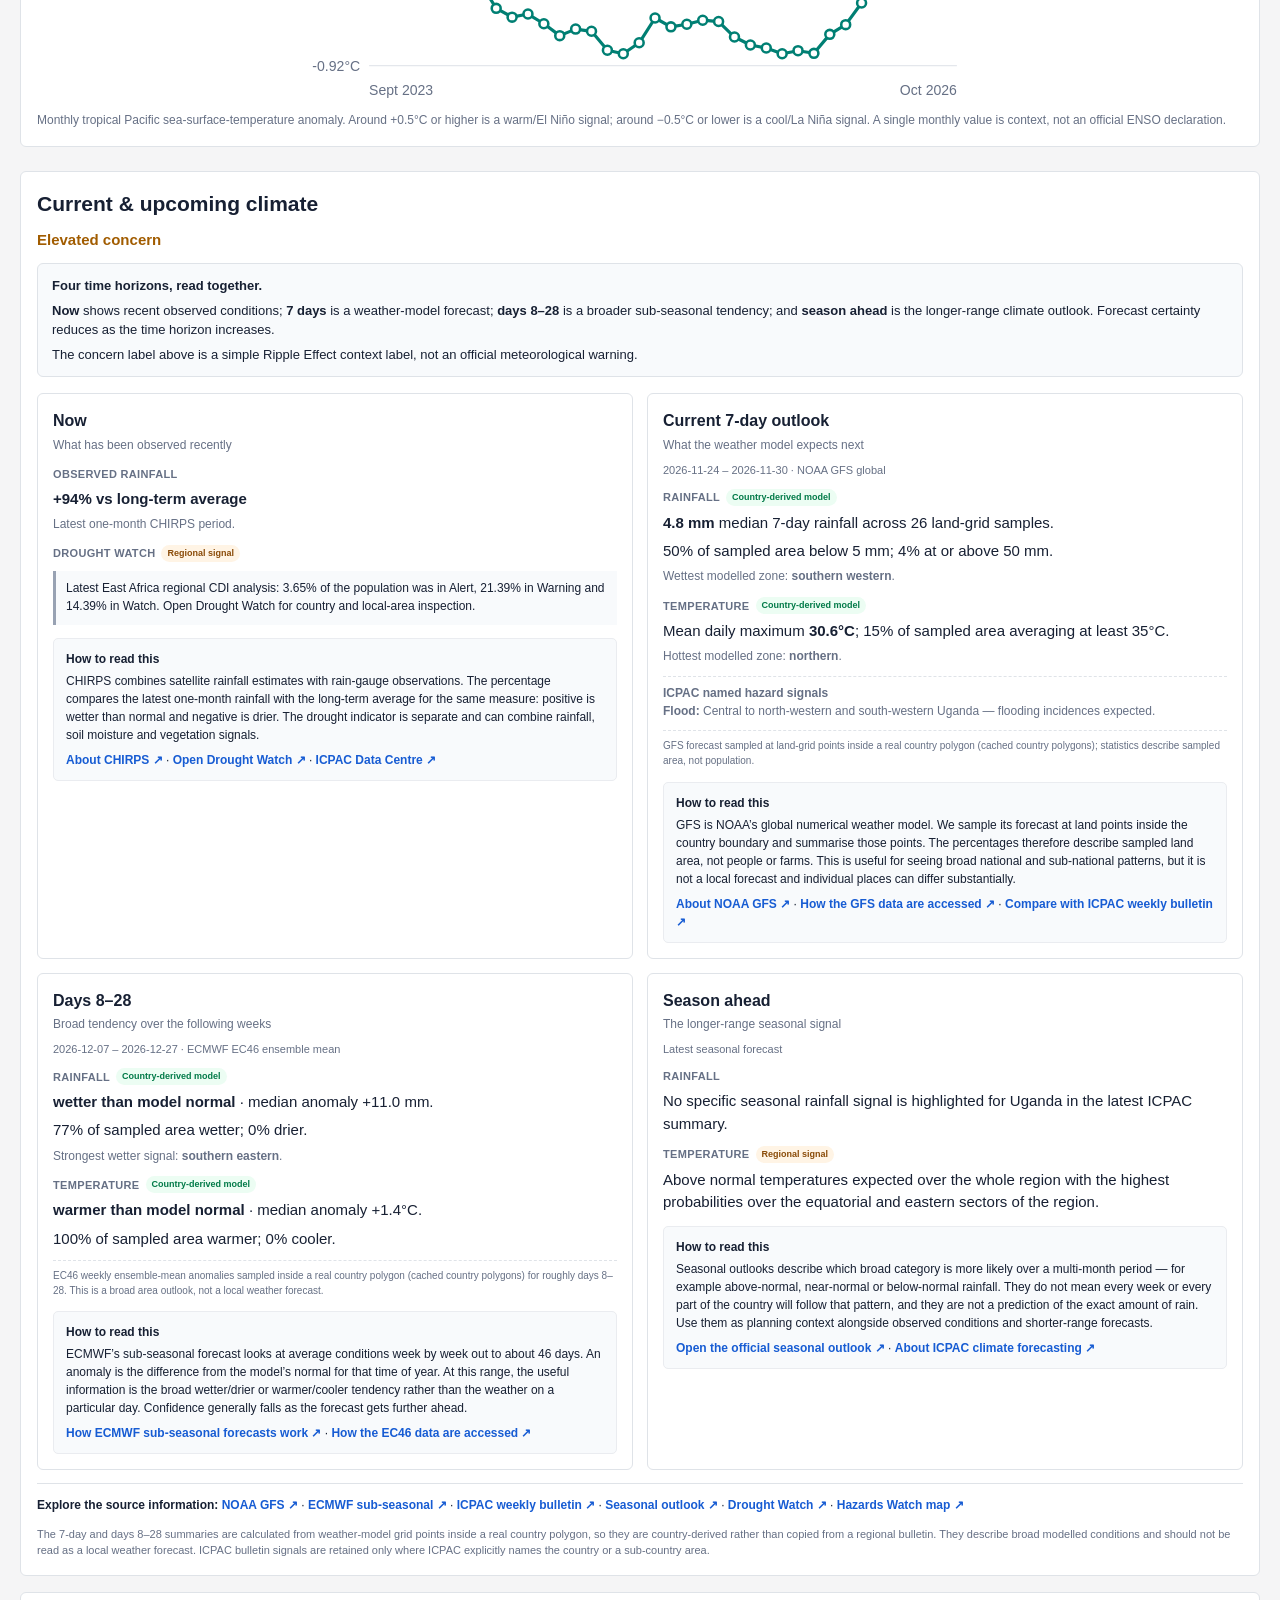
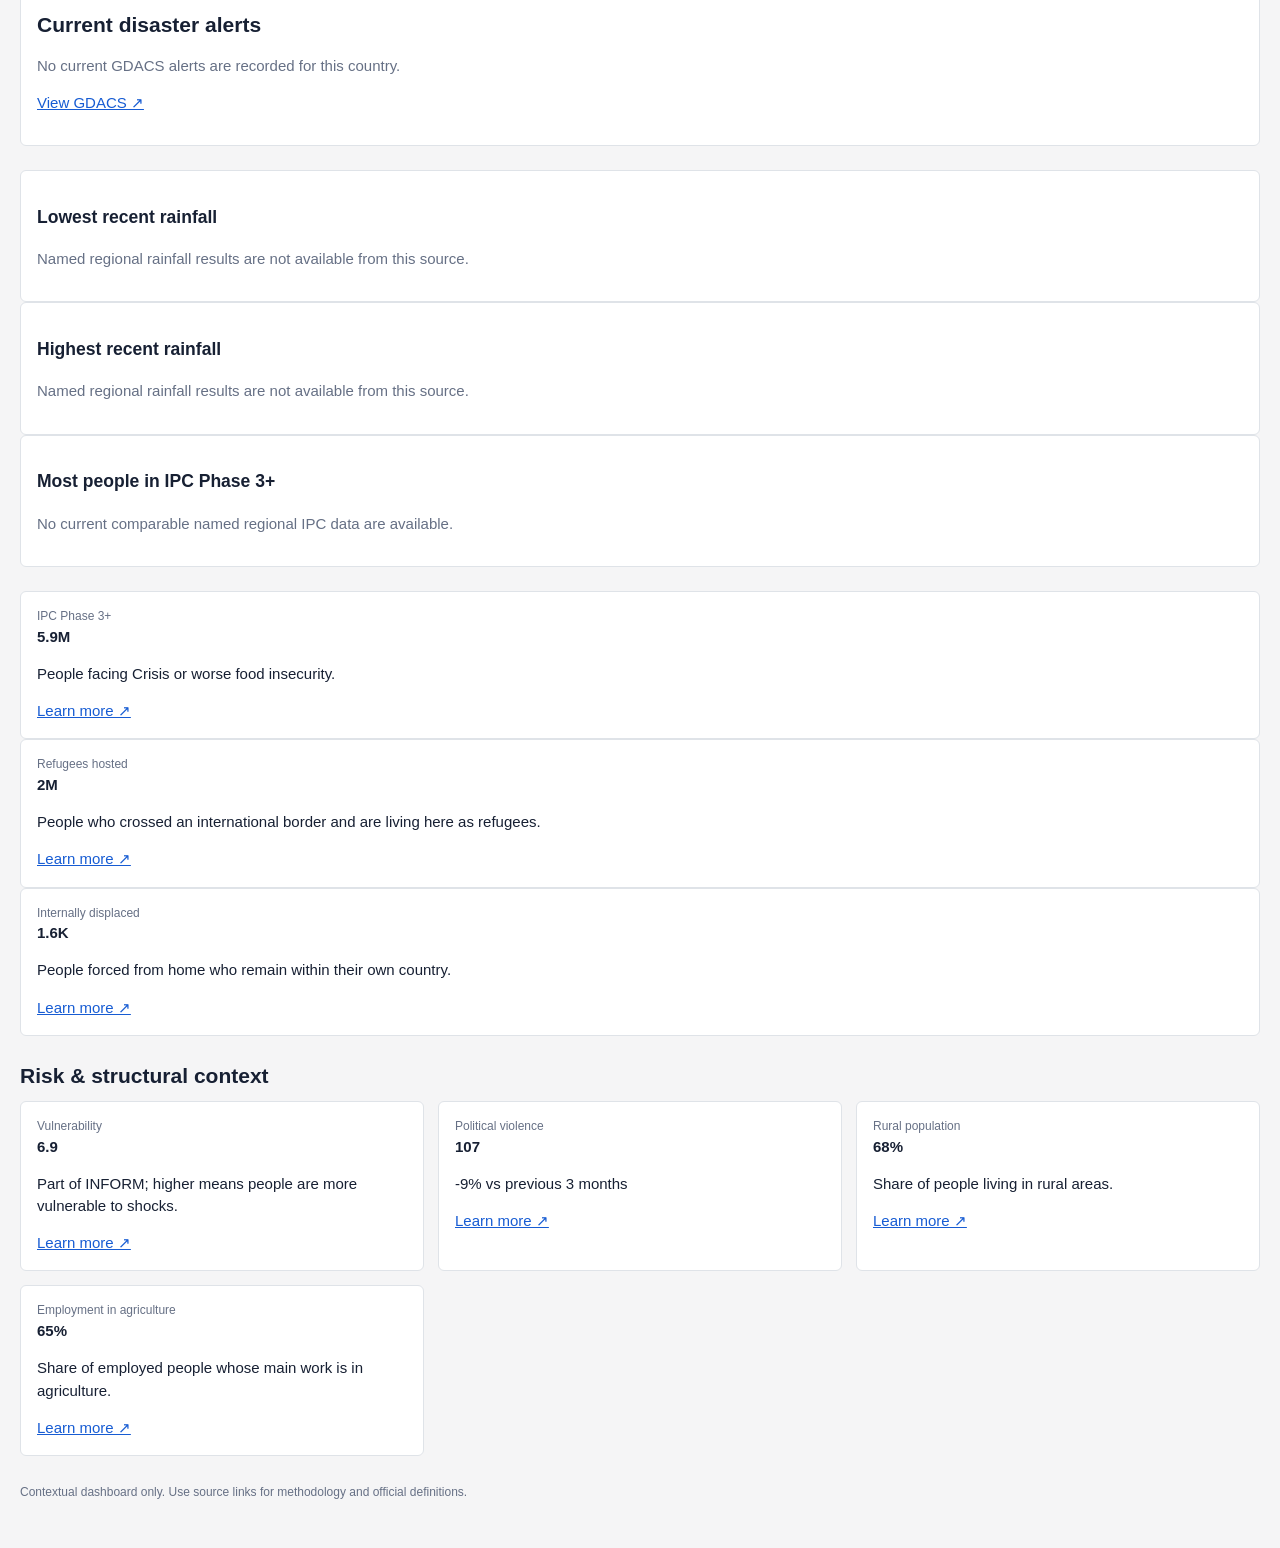
<file: countries/uganda.html>
<!doctype html><html lang="en"><head><meta charset="utf-8"><meta name="viewport" content="width=device-width,initial-scale=1"><title>Uganda · Ripple Effect Country Context</title><link rel="stylesheet" href="../assets/styles.css"><script src="../data/public-data.js"></script></head><body data-country="UGA"><header><div class="head"><img class="logo" src="../logo.svg" alt="Ripple Effect"><span class="divider"></span><span class="app-name">Country Context</span><nav><a href="../index.html">Overview</a><a class="active" href="../index.html#profiles">Country profiles</a><a href="../index.html#sources">Data sources</a></nav></div></header><main><p><a class="back" href="../index.html#profiles">← Back to all countries</a></p><section class="hero"><div class="profile-head"><span id="countryFlag" class="flag"></span><div><h1 id="countryName">Uganda</h1><p id="countryIntro" class="muted"></p></div></div><span class="pill" id="fresh"></span></section><section class="section"><div id="kpis" class="kpi-grid"></div></section><section class="section two-col"><div class="card"><h2>Climate outlook</h2><div id="climateSummary"></div></div><div class="card"><h2>Current disaster alerts</h2><div id="alerts"></div></div></section><section class="section"><h2>Regional picture</h2><p class="muted">Named regions, provinces or counties are shown where the source provides readable names.</p><div id="regional" class="grid"></div></section><section class="section"><h2>Humanitarian context</h2><div id="humanitarian" class="grid"></div></section><section class="section"><h2>Risk &amp; structural context</h2><div id="context" class="grid"></div></section><section class="section card"><h2>Other country profiles</h2><p id="otherCountries"></p></section><div class="foot">Contextual dashboard only. Use source links for methodology and official definitions.</div></main><script src="../assets/profile.js"></script><script src="../assets/climate-forward.js"></script><script src="../assets/trends.js"></script></body></html>
</file>
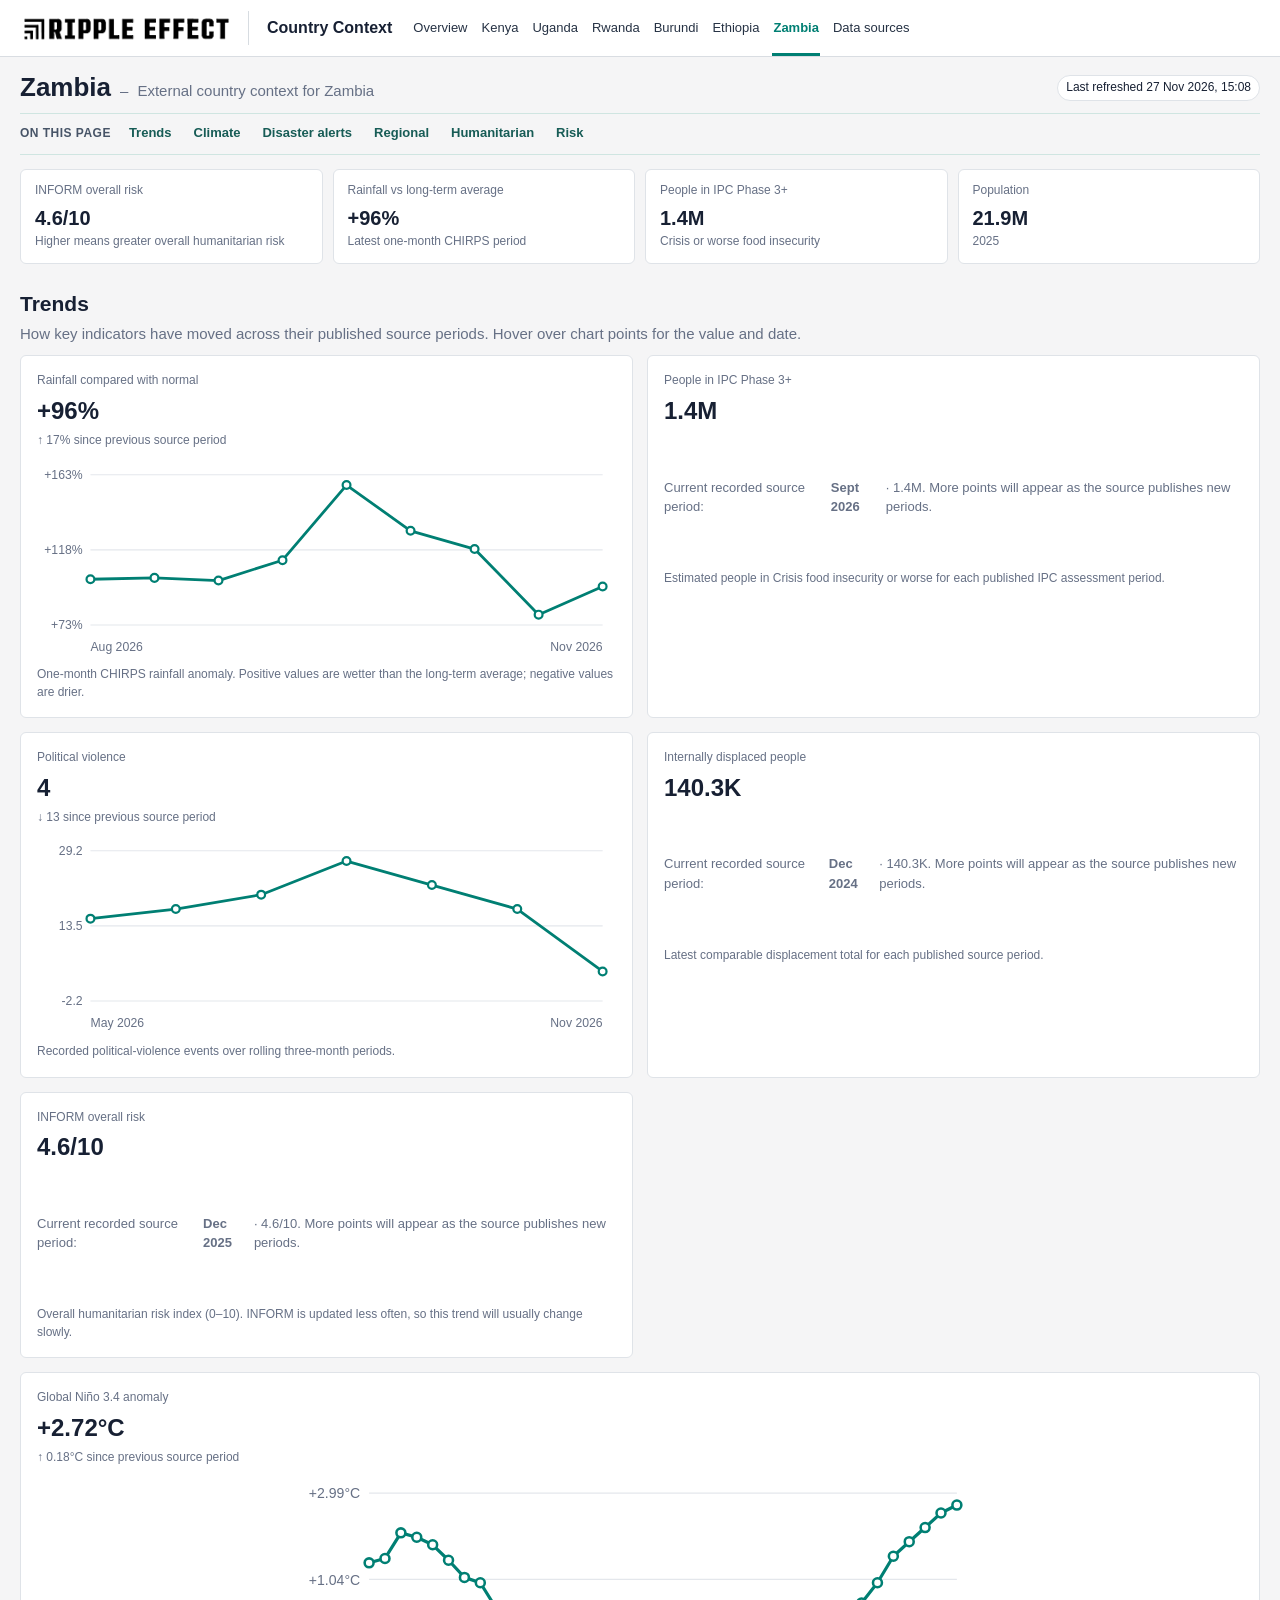
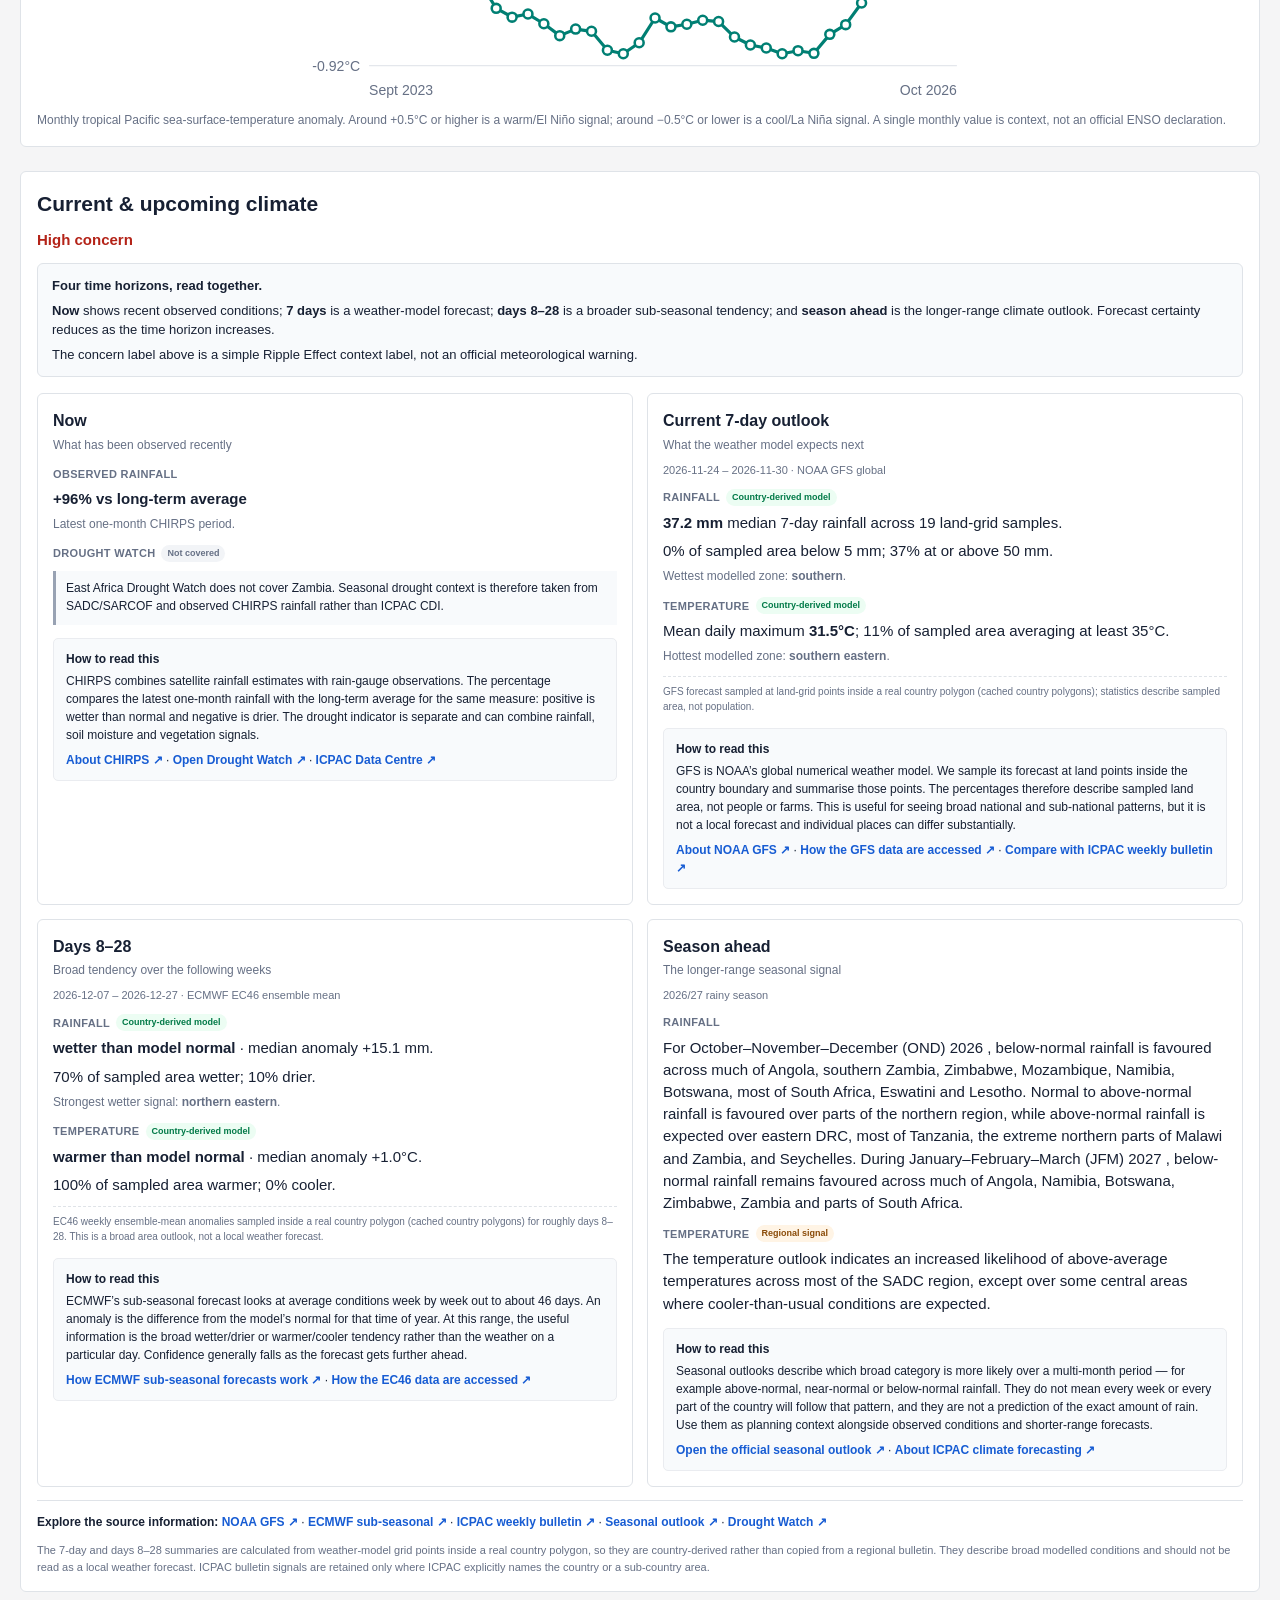
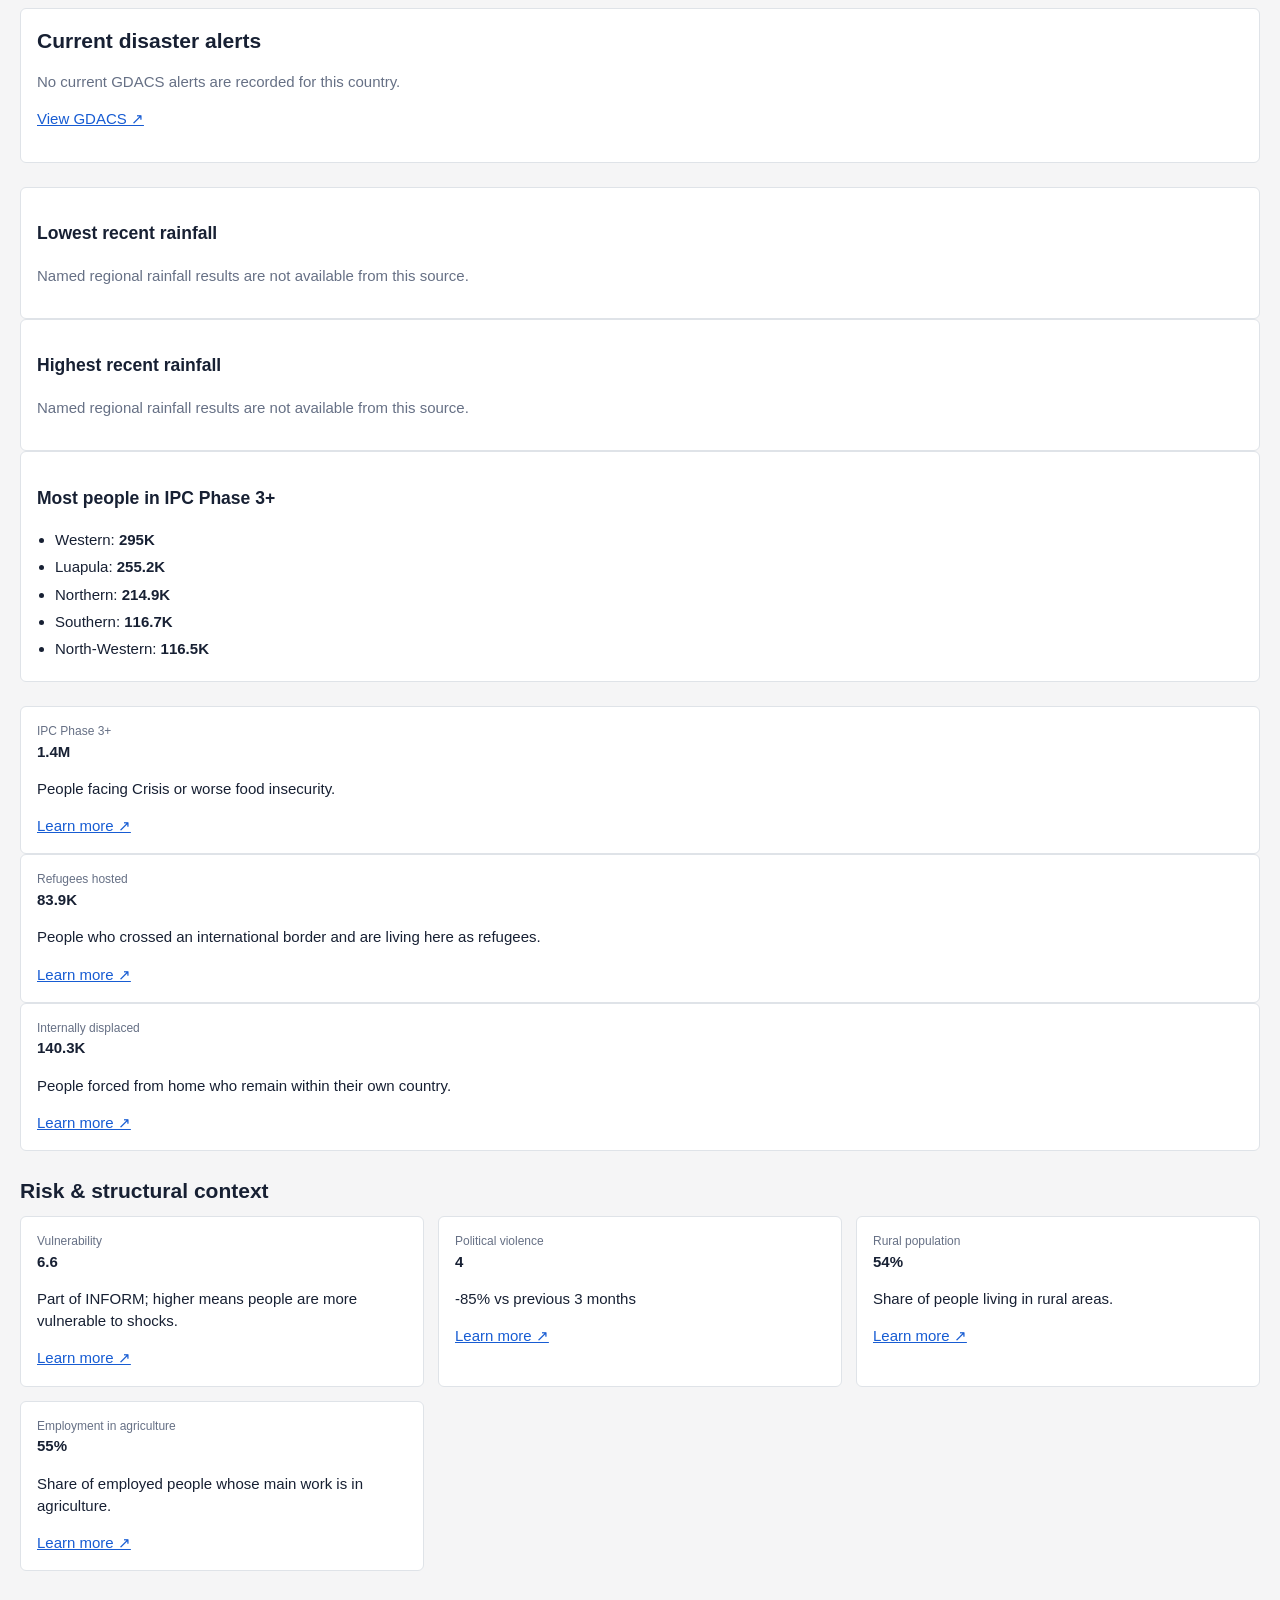
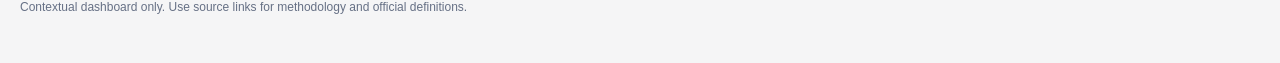
<file: countries/zambia.html>
<!doctype html><html lang="en"><head><meta charset="utf-8"><meta name="viewport" content="width=device-width,initial-scale=1"><title>Zambia · Ripple Effect Country Context</title><link rel="stylesheet" href="../assets/styles.css"><script src="../data/public-data.js"></script></head><body data-country="ZMB"><header><div class="head"><img class="logo" src="../logo.svg" alt="Ripple Effect"><span class="divider"></span><span class="app-name">Country Context</span><nav><a href="../index.html">Overview</a><a class="active" href="../index.html#profiles">Country profiles</a><a href="../index.html#sources">Data sources</a></nav></div></header><main><p><a class="back" href="../index.html#profiles">← Back to all countries</a></p><section class="hero"><div class="profile-head"><span id="countryFlag" class="flag"></span><div><h1 id="countryName">Zambia</h1><p id="countryIntro" class="muted"></p></div></div><span class="pill" id="fresh"></span></section><section class="section"><div id="kpis" class="kpi-grid"></div></section><section class="section two-col"><div class="card"><h2>Climate outlook</h2><div id="climateSummary"></div></div><div class="card"><h2>Current disaster alerts</h2><div id="alerts"></div></div></section><section class="section"><h2>Regional picture</h2><p class="muted">Named regions, provinces or counties are shown where the source provides readable names.</p><div id="regional" class="grid"></div></section><section class="section"><h2>Humanitarian context</h2><div id="humanitarian" class="grid"></div></section><section class="section"><h2>Risk &amp; structural context</h2><div id="context" class="grid"></div></section><section class="section card"><h2>Other country profiles</h2><p id="otherCountries"></p></section><div class="foot">Contextual dashboard only. Use source links for methodology and official definitions.</div></main><script src="../assets/profile.js"></script><script src="../assets/climate-forward.js"></script><script src="../assets/trends.js"></script></body></html>
</file>
<file: assets/styles.css>
:root{--teal:#007f73;--ink:#172033;--muted:#667085;--line:#dfe3e8;--bg:#f5f5f6;--card:#fff;--amber:#a15c00;--red:#b42318;--blue:#175cd3;--green:#067647}*{box-sizing:border-box}html{scroll-behavior:smooth}body{margin:0;font:15px/1.48 Arial,Helvetica,sans-serif;color:var(--ink);background:var(--bg)}a{color:var(--blue)}header{background:#fff;border-bottom:1px solid #d9dde2}.head{max-width:1280px;margin:auto;height:68px;padding:0 20px;display:flex;align-items:center;gap:16px}.logo{display:block;width:244px;height:32px;object-fit:contain}.app-name{font-weight:600;font-size:16px;white-space:nowrap}.divider{height:34px;width:1px;background:#d7dce1;margin:0 2px}nav{display:flex;align-self:stretch;gap:22px;margin-left:4px}nav a{display:flex;align-items:center;text-decoration:none;color:#263244;font-size:14px;border-bottom:3px solid transparent;padding-top:3px}nav a.active{color:var(--teal);border-bottom-color:var(--teal);font-weight:600}.spacer{flex:1}main{max-width:1280px;margin:0 auto;padding:28px 20px 36px}.hero{display:flex;justify-content:space-between;gap:18px;align-items:end;flex-wrap:wrap}.hero h1{margin:0;font-size:28px}.hero p{margin:.3rem 0 0}.muted{color:var(--muted)}.pill{display:inline-block;border:1px solid var(--line);border-radius:999px;padding:5px 9px;font-size:12px;background:#fff}.country-subnav{display:flex;align-items:center;gap:8px;flex-wrap:wrap;margin:18px 0 2px;padding:10px 12px;background:#fff;border:1px solid var(--line);border-radius:6px}.country-subnav-label{font-size:12px;font-weight:700;text-transform:uppercase;letter-spacing:.04em;color:#667085;margin-right:2px}.country-subnav a{display:inline-flex;align-items:center;padding:7px 10px;border:1px solid #d3d8df;border-radius:5px;background:#fff;color:#263244;text-decoration:none;font-size:13px;font-weight:600}.country-subnav a:hover,.country-subnav a:focus{border-color:var(--teal);color:var(--teal)}.country-subnav a.active{background:var(--teal);border-color:var(--teal);color:#fff}.country-table-link{color:#475467;text-decoration:none}.country-table-link:hover,.country-table-link:focus{color:var(--teal);text-decoration:underline}.section{margin-top:24px}.section h2{margin:0 0 10px;font-size:21px}.filters{display:flex;gap:8px;flex-wrap:wrap;margin:16px 0}.filters button{border:1px solid #d3d8df;background:#fff;border-radius:5px;padding:8px 14px;cursor:pointer;color:#263244}.filters button.on{background:var(--teal);border-color:var(--teal);color:#fff}.table-wrap{overflow:auto;background:#fff;border:1px solid var(--line);border-radius:5px}table{width:100%;border-collapse:collapse;min-width:1080px}th,td{padding:12px 11px;border-bottom:1px solid var(--line);text-align:left;vertical-align:top}th{background:#f7f7f8;font-size:12px;text-transform:uppercase;letter-spacing:.025em;color:#475467}.metric{min-width:245px;font-weight:700}.small{font-size:12px;color:var(--muted);font-weight:400}.value{font-weight:700}.status-high{color:var(--red)}.status-elevated{color:var(--amber)}.status-moderate{color:#b54708}.status-low{color:var(--green)}.info-details{margin-top:5px;font-weight:400}.info-details summary{font-size:12px;color:var(--blue);cursor:pointer;list-style:none}.info-details summary::-webkit-details-marker{display:none}.info-details summary:before{content:'▸ '}.info-details[open] summary:before{content:'▾ '}.info-box{margin-top:7px;padding:9px 10px;background:#f8fafc;border-left:3px solid #98a2b3;font-size:12px;color:#475467;max-width:520px}.info-box p{margin:0 0 6px}.info-box p:last-child{margin-bottom:0}.info-box a{font-weight:600;text-decoration:none}.grid{display:grid;grid-template-columns:repeat(3,minmax(0,1fr));gap:14px}.card{background:var(--card);border:1px solid var(--line);border-radius:6px;padding:16px}.change-grid{display:grid;grid-template-columns:repeat(3,minmax(0,1fr));gap:10px}.change{border-left:4px solid var(--blue)}.change.high{border-left-color:var(--red)}.change.medium{border-left-color:var(--amber)}.climate-grid{display:grid;grid-template-columns:repeat(2,minmax(0,1fr));gap:14px}.country-card button{border:0;background:none;padding:0;color:var(--blue);font-weight:700;cursor:pointer}.detail{display:none;margin-top:12px;padding-top:12px;border-top:1px solid var(--line)}.detail.open{display:block}.regional-grid{display:grid;grid-template-columns:repeat(3,minmax(0,1fr));gap:12px;margin-top:12px}.regional-grid h4{font-size:13px;margin:0 0 6px;line-height:1.3}.regional-grid .small{line-height:1.55}.help{cursor:help;border-bottom:1px dotted #667085}.climate-help{margin-top:12px;padding-top:9px;border-top:1px solid var(--line);font-size:12px;color:var(--muted)}.climate-help summary{cursor:pointer;color:var(--blue);font-weight:700}.climate-help p{margin:7px 0}.climate-help a{font-weight:600;text-decoration:none}.source-table{font-size:13px}.source-table td:first-child{font-weight:600}.profile-links{display:grid;grid-template-columns:repeat(3,minmax(0,1fr));gap:12px}.profile-link{display:block;background:#fff;border:1px solid var(--line);border-radius:6px;padding:15px;text-decoration:none;color:var(--ink)}.profile-link:hover{border-color:#98a2b3}.profile-link strong{display:block;font-size:16px;margin-bottom:3px}.profile-head{display:flex;align-items:center;gap:12px}.flag{font-size:30px}.kpi-grid{display:grid;grid-template-columns:repeat(4,minmax(0,1fr));gap:12px}.kpi .label{font-size:12px;color:var(--muted);margin-bottom:4px}.kpi .big{font-size:22px;font-weight:700}.two-col{display:grid;grid-template-columns:1.15fr .85fr;gap:16px}.simple-list{margin:0;padding-left:18px}.simple-list li{margin:5px 0}.alert-item+.alert-item{margin-top:8px}.alert-link{font-weight:700;text-decoration:underline;text-decoration-thickness:1px;text-underline-offset:2px}.alert-link:hover,.alert-link:focus{color:var(--teal)}.alert-list .small{margin-top:2px}.back{font-size:13px;text-decoration:none}.foot{margin:28px 0 10px;font-size:12px;color:var(--muted)}[hidden]{display:none!important}@media(max-width:900px){.head{height:auto;min-height:68px;flex-wrap:wrap;padding:12px 16px}.logo{width:205px;height:auto;max-width:60vw}.divider{display:none}.app-name{font-size:15px}nav{order:3;width:100%;height:36px;gap:16px}.country-subnav{order:initial;width:100%;height:auto;margin-top:14px}.country-subnav-label{width:100%;margin-bottom:2px}.grid,.change-grid,.climate-grid,.regional-grid,.profile-links,.kpi-grid,.two-col{grid-template-columns:1fr}main{padding:20px 14px}.table-wrap{border-radius:4px}.spacer{display:none}}
</file>
<file: assets/header-nav.css>
.country-header-row{background:#fff;border-top:1px solid #eef0f2}.country-header-row .country-subnav{max-width:1280px;margin:0 auto;padding:8px 20px;display:flex;align-items:center;gap:8px;flex-wrap:wrap;background:transparent;border:0;border-radius:0;width:auto;height:auto;align-self:auto}.country-header-row .country-subnav-label{font-size:12px;font-weight:700;text-transform:uppercase;letter-spacing:.04em;color:#667085;margin-right:4px}.country-header-row .country-subnav a{display:inline-flex;align-items:center;padding:6px 10px;border:1px solid #d3d8df;border-radius:5px;background:#fff;color:#263244;text-decoration:none;font-size:0;font-weight:600;line-height:1.2}.country-header-row .country-subnav a::after{font-size:13px}.country-header-row .country-subnav a:nth-of-type(1)::after{content:'Kenya'}.country-header-row .country-subnav a:nth-of-type(2)::after{content:'Uganda'}.country-header-row .country-subnav a:nth-of-type(3)::after{content:'Rwanda'}.country-header-row .country-subnav a:nth-of-type(4)::after{content:'Burundi'}.country-header-row .country-subnav a:nth-of-type(5)::after{content:'Ethiopia'}.country-header-row .country-subnav a:nth-of-type(6)::after{content:'Zambia'}.country-header-row .country-subnav a:hover,.country-header-row .country-subnav a:focus{border-color:#007f73;color:#007f73}.country-header-row .country-subnav a.active{background:#007f73;border-color:#007f73;color:#fff}.climate-jump{text-decoration:underline;text-decoration-style:dotted;text-underline-offset:3px;cursor:pointer}.climate-jump:hover,.climate-jump:focus{text-decoration-style:solid}.country-card{scroll-margin-top:150px}@media(max-width:900px){.country-header-row .country-subnav{padding:8px 16px}.country-header-row .country-subnav-label{width:100%;margin-bottom:2px}}
.head .site-primary-nav{display:flex;align-self:stretch;align-items:stretch;gap:12px;min-width:0;margin-left:4px}.head .site-primary-nav a{flex:0 0 auto;font-size:13px;padding-left:1px;padding-right:1px}.head .site-primary-nav a.active{color:#007f73;border-bottom-color:#007f73;font-weight:700}@media(max-width:1050px){.head .site-primary-nav{order:3;width:100%;height:36px;overflow-x:auto;overflow-y:hidden;gap:16px;margin-left:0;scrollbar-width:thin}.head .site-primary-nav a{white-space:nowrap}}
</file>
<file: assets/dashboard.css>
/* Homepage only: shared country-profile styles remain unchanged. */
.dashboard{background:#f5f7f6;color:#20332f}
.dashboard main{max-width:1240px;padding-top:22px}
.dashboard .hero{align-items:baseline}
.dashboard .hero>div{display:flex;align-items:baseline;gap:11px;flex-wrap:wrap}
.dashboard .hero h1{font-size:30px;letter-spacing:-.6px}
.dashboard .hero p{margin:0;font-size:16px}
.dashboard .hero p::before{content:'–';margin-right:11px;color:#8a9691}
.dashboard .pill{border:0;background:transparent;color:#52625d;padding:0}
.dashboard .country-header-row{display:none}
.dashboard #profiles{margin-top:15px}
.dashboard .overview-note{color:#596b65;font-size:13px;margin:0 0 10px}
.dashboard #profiles>.overview-note:last-child{margin:16px 0 0}
.summary-grid{display:grid;grid-template-columns:repeat(3,minmax(0,1fr));gap:20px}
.summary-card{--signal:#477b91;display:flex;flex-direction:column;background:#fff;border:1px solid #dce5e1;border-top:4px solid var(--signal);border-radius:10px;padding:23px 22px 19px;min-width:0}
.summary-card.tone-high{--signal:#b42318}.summary-card.tone-watch{--signal:#a16b10}.summary-card.tone-unknown{--signal:#7b8581}
.summary-card-heading{display:flex;align-items:flex-start;gap:8px;justify-content:space-between;flex-wrap:wrap}
.dashboard .summary-card h2{font-size:22px;letter-spacing:-.3px;margin:0}
.signal-badge{font-size:11px;font-weight:700;color:var(--signal);background:#f4f6f5;border-radius:5px;padding:4px 7px}
.summary-card dl{margin:22px 0;flex:1}
.summary-card dl>div+div{margin-top:18px}
.summary-card dt{font-size:11px;font-weight:700;letter-spacing:.065em;text-transform:uppercase;color:#5b6d66;margin-bottom:5px}
.summary-card dd{margin:0;font-size:15px;line-height:1.45;overflow-wrap:anywhere}
.summary-card dd strong{font-size:20px;font-weight:700}
.summary-card small{display:block;color:#66766f;font-size:11px;line-height:1.5;margin-top:4px}
.forecast-link{display:inline-flex;align-items:center;gap:4px;margin-top:7px;color:#006c60;font-size:12px;font-weight:700;text-decoration:underline;text-underline-offset:3px}.forecast-link:hover{color:#004c44}
.summary-card dl>div.has-reported-hazard{margin-left:-11px;margin-right:-11px;padding:11px 12px;border-left:4px solid var(--signal);border-radius:5px;background:#f2f7f6}.summary-card.tone-watch dl>div.has-reported-hazard{background:#fff8eb}.summary-card.tone-high dl>div.has-reported-hazard{background:#fef3f2}.summary-card dl>div.has-reported-hazard dt{color:var(--signal);font-size:12px}.summary-card dl>div.has-reported-hazard dd{font-weight:600}.summary-card dl>div.has-reported-hazard small,.summary-card dl>div.has-reported-hazard .hazard-links{font-weight:400}
.hazard-links{display:block;margin-top:7px;font-size:12px;line-height:1.5}.hazard-links a{color:#006c60;font-weight:700;text-decoration:underline;text-underline-offset:3px}.hazard-links a:hover{color:#004c44}
.food-context{margin-top:0;margin-bottom:14px;padding:12px 13px;background:#f3f5f4;border:1px solid #e1e6e3;border-radius:6px;color:#354740}.food-context-label{font-size:10px;font-weight:700;letter-spacing:.06em;text-transform:uppercase;color:#66766f;margin-bottom:4px}.food-context-value{font-size:13px;line-height:1.4}.food-context-value strong{font-size:17px}.food-context small{margin-top:3px}
.profile-cta{display:flex;align-items:center;justify-content:center;gap:10px;width:100%;border:1px solid #007f73;border-radius:6px;background:#007f73;padding:10px 14px;text-decoration:none;color:#fff;font-weight:700;font-size:14px;line-height:1.35;transition:background-color .15s ease,border-color .15s ease}
.profile-cta:hover{background:#006c62;border-color:#006c62;color:#fff;text-decoration:none}.profile-cta span{margin-left:auto;font-size:19px;line-height:1}
.change-detail-link{color:#006c60;text-decoration:underline;text-underline-offset:3px}.change-detail-link:hover{color:#004c44}
.dashboard .changes-section{margin:34px 0}
.dashboard .changes-section h2{font-size:21px}
.dashboard .change-grid{display:block}
.change-list{list-style:none;padding:0;margin:0;background:#fff;border:1px solid #dce5e1;border-radius:8px}
.change-list li{display:grid;grid-template-columns:180px 1fr auto;gap:18px;padding:16px 20px;font-size:14px}
.change-list li+li{border-top:1px solid #e7ede9}.change-scope{font-weight:700;color:#53665d}.change-list a{color:#006c60}
.more-changes{margin-top:12px}.more-changes summary{cursor:pointer;margin-bottom:12px}
.dashboard .disclosure{border:1px solid #dce5e1;border-radius:8px;background:#fff;margin-top:12px;scroll-margin-top:20px}
.disclosure>summary{cursor:pointer;padding:20px 22px;font-size:16px;font-weight:700;list-style:none;display:flex;align-items:center;gap:14px}
.disclosure>summary::-webkit-details-marker{display:none}.disclosure>summary::before{content:'+';font-size:22px;font-weight:400;color:#006c60;min-width:16px}.disclosure[open]>summary::before{content:'−'}
.disclosure .summary-hint{margin-left:auto;font-weight:400;color:#66766f;font-size:12px;text-align:right}
.disclosure-content{padding:0 22px 22px}.dashboard #statusGuide{font-size:13px;color:#596b65}.dashboard #statusGuide h3{color:#20332f}
.dashboard .source-table{min-width:640px}.dashboard .foot{max-width:880px;line-height:1.7}
.dashboard :focus-visible{outline:3px solid #007f73;outline-offset:4px}
.skip-link{position:absolute;top:-100px;left:20px;background:#fff;padding:12px;z-index:10}.skip-link:focus{top:10px}
@media(max-width:1050px){.summary-grid{grid-template-columns:repeat(2,minmax(0,1fr))}.dashboard .head{height:auto;min-height:68px;flex-wrap:wrap;padding:12px 20px}}
@media(max-width:650px){.summary-grid{grid-template-columns:1fr;gap:16px}.dashboard main{padding:18px 16px 24px}.dashboard .hero h1{font-size:28px}.dashboard .hero>div{display:block}.dashboard .hero p{font-size:16px;margin-top:3px}.dashboard .hero p::before{content:none}.dashboard .hero{gap:8px}.summary-card{padding:20px}.disclosure>summary{padding:17px;flex-wrap:wrap;gap:8px}.disclosure .summary-hint{width:100%;text-align:left;margin-left:24px}.disclosure-content{padding:0 16px 16px}.change-list li{grid-template-columns:1fr;gap:6px}.dashboard .head nav{gap:18px}.dashboard .head nav a{font-size:13px}}
@media(prefers-reduced-motion:reduce){html{scroll-behavior:auto}}
</file>
